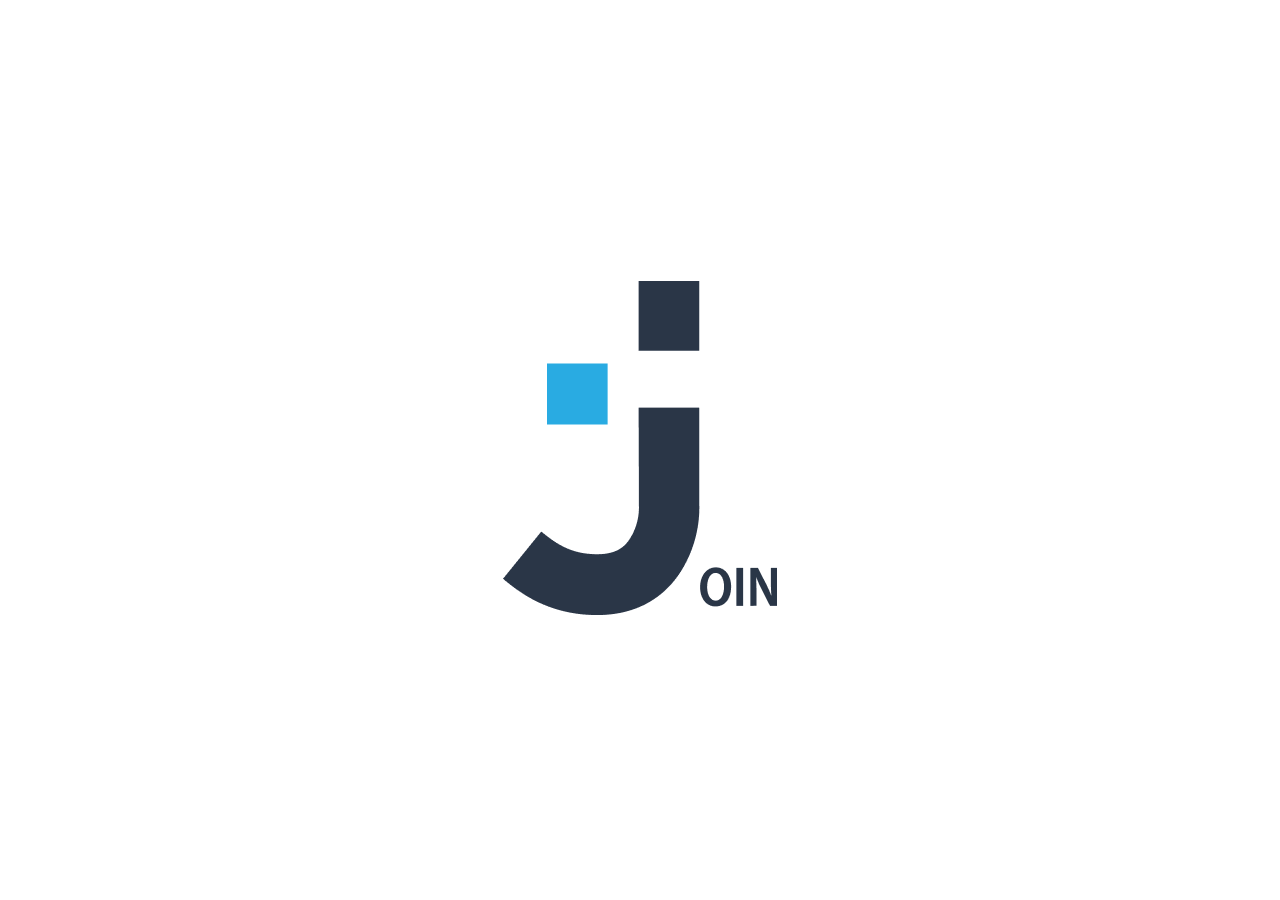
<file: index.html>
<!DOCTYPE html>
<html lang="en">

<head>
    <meta charset="UTF-8">
    <meta name="viewport" content="width=device-width, initial-scale=1.0">
    <meta http-equiv="ScreenOrientation" content="autoRotate:disabled">
    <link rel="icon" type="image/x-icon" href="./assets/img/favicon.png">
    <link rel="apple-touch-icon" href="./assets/img/favicon.png">
    <link rel="stylesheet" href="./style/style.css">
    <link rel="stylesheet" href="./style/login.css">
    <link rel="shortcut icon" href="#" type="image/x-icon">
    <title>Login</title>
    <script src="./script/login.js" defer></script>
    <script src="./script/script.js" defer></script>
</head>

<body class="login-body bg-lightgrey" id="loginBody" onload="initLogin()">
    <div id="login-start-animation-bg" class="d-none">
        <div class="login-logo-animation-container">
            <img id="login-animation-logo" class="login-animation-logo-responsive" src="./assets/img/logo.png" alt="">
            <img id="login-animation-logo-white" class="login-animation-logo-responsive-white d-none" src="./assets/img/logo_white.svg" alt="">
        </div>
    </div>
    <main class="flex-column flex-center">
        <div class="login-signup-container flex-row flex-center">
            <p>Not a Join user?</p>
            <a href="./html/register.html"><button class="login-signup-button" type="button">Sign up</button></a>
        </div>
        <div class="login-container flex-column flex-center">
            <div>
                <h1>Log in</h1>
            </div>
            <div class="login-underline"></div>
            <form onsubmit="login();return false">
                <div class="flex-column flex-center gap-20">
                    <div class="flex-column flex-center">
                        <input id="login-input-email" autocomplete="username" onkeydown="removeUserError()"
                            class="login-input-fields" type="email" placeholder="Email" required>
                        <span id="login-input-user-error" class="d-none">User not found! Try again.</span>
                    </div>
                    <div class="login-password-container flex-center flex-column">
                        <input id="login-input-password" autocomplete="current-password"
                            onkeydown="removePasswordError()" class="login-input-fields" type="password"
                            placeholder="Password" required>
                        <img onclick="toggleVisibility()" id="login-visibility-toggle-img"
                            src="./assets/icons/visibility_off.svg" alt="">
                        <div>
                            <span id="login-input-password-error" class="d-none">Wrong password Ups! Try again.</span>
                        </div>
                    </div>
                    <label class="login-checkbox-field">
                        <input id="login-remember-me-checkbox" type="checkbox"> Remember me
                    </label>
                </div>
                <div class="login-buttons-container flex-row flex-center">
                    <button class="login-button" type="submit">Log in</button>
                    <a onclick="guestUserActive()"><button class="login-guest-login-button" type="button">Guest Log
                            in</button></a>
                </div>
            </form>
        </div>
        <div class="login-responsive-signup-container flex-row flex-center gap-20">
            <p>Not a Join user?</p>
            <a href="./html/register.html"><button class="login-signup-button" type="button">Sign up</button></a>
        </div>
        <div class="login-imprint-container">
            <a href="./html/privacy.html">Privacy Policy</a>
            <a href="./html/legal.html">Legal notice</a>
        </div>
    </main>
</body>

</html>
</file>
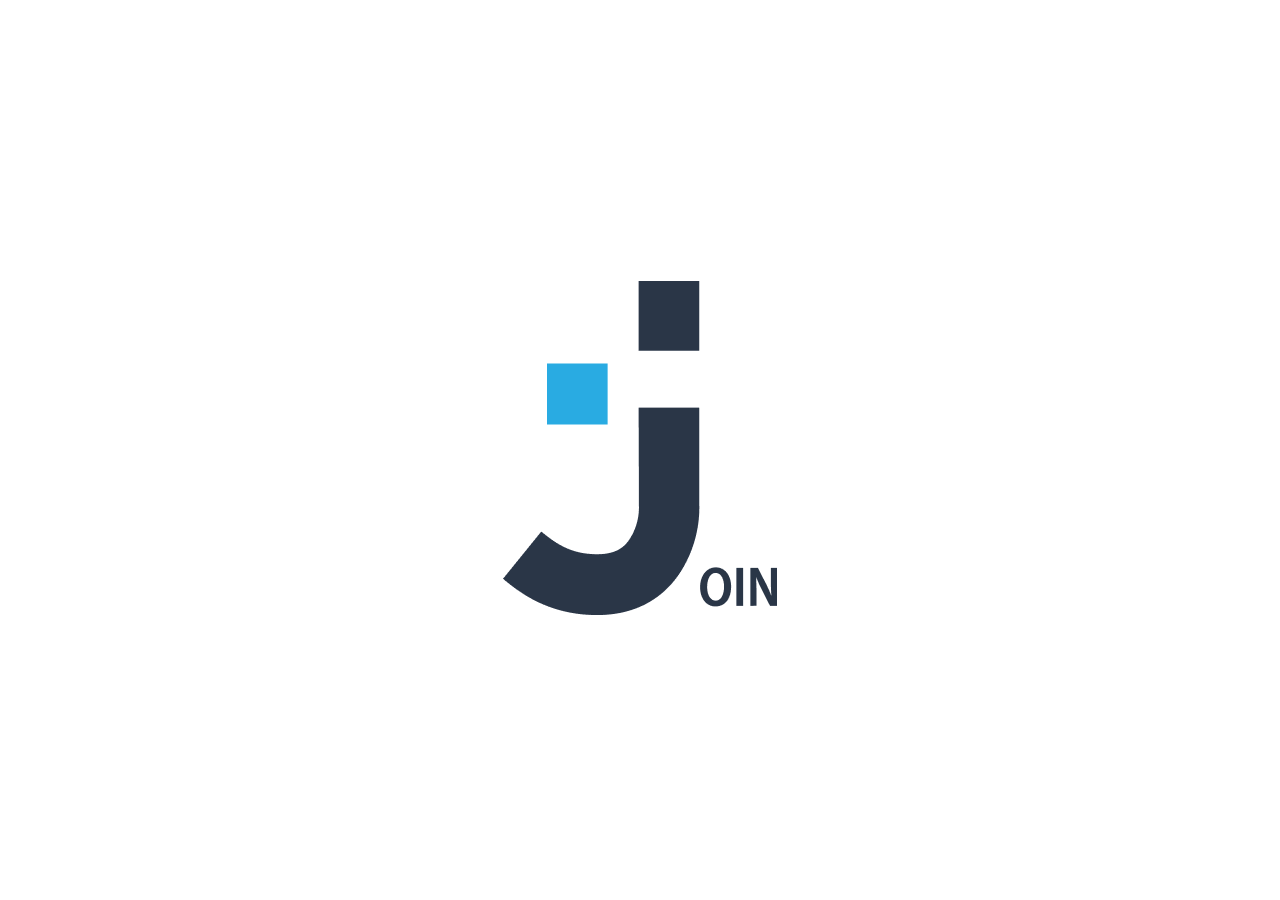
<file: html/addtask.html>
<!DOCTYPE html>
<html lang="en">

<head>
    <meta charset="UTF-8">
    <meta name="viewport" content="width=device-width, initial-scale=1.0, maximum-scale=1.0">
    <meta http-equiv="ScreenOrientation" content="autoRotate:disabled">
    <link rel="icon" type="image/x-icon" href="../assets/img/favicon.png">
    <link rel="apple-touch-icon" href="../assets/img/favicon.png">
    <link rel="stylesheet" href="../style/style.css">
    <link rel="stylesheet" href="../style/navigation.css">
    <link rel="stylesheet" href="../style/addtask.css">
    <title>Add Task</title>
    <script src="../script/script.js" defer></script>
    <script src="../script/addtask.js" defer></script>
    <script src="../script/addTaskStyleHTML.js" defer></script>
    <script src="../script/newTaskInBoard.js" defer></script>
</head>
<body onload="initAddTask()" onclick="handleClickEvent(event)" onkeydown="formValidationFeedbackOff()">
    <div w3-include-html="../assets/templates/navigation.html"></div>
    <main class="task-body mgn-l-328">
        <div class="task-h1">
            <h1>Add Task</h1>
        </div>
        <form onsubmit="addNewTask(); return false;">
            <div class="flex-row task-content">
                <div class="task-left-cont">
                    <div class="task-width">
                        <h3 class="task-form-font">Title<span class="task-star">*</span></h3>
                        <input id="taskTitle" class="task-width task-form-font task-input" type="text"
                            placeholder="Enter a title" maxLength="35" required>
                        <span id="requiredTitle" class="required-text" style="display: none;">This field is
                            required</span>
                    </div>
                    <div>
                        <h3 class="task-form-font">Description</h3>
                        <textarea id="taskDescription" class="task-width task-form-font task-textarea task-input"
                            type="text" placeholder="Enter a Description"></textarea>
                    </div>
                    <div>
                        <h3 class="task-form-font">Assigned to</h3>
                        <div onclick="openContacts(); stopProp(event);" class="dropdown task-width">
                            <div class="dropdown-toggle task-form-font" id="dropdownToggle">
                                <span id="selectedItem">Select contacts to assign</span>
                                <img src="../assets/icons/dropdown.png">
                            </div>
                            <span id="maxContacts" class="required-text" style="display: none;">All assignments have been allocated</span>
                            <div class="dropdown-menu" id="dropdownMenuContainer" style="display: none;">
                                <div onclick="closeContacts(event)" class="upper-dropdown-item bg-white task-form-font">
                                    <span>Select contacts to assign</span>
                                    <img src="../assets/icons/dropup.png" alt="">
                                </div>
                                <div id="dropdownMenu">
                                    <!-- rendered with openContacts()  -->
                                </div>
                            </div>
                            <div id="signParentContainer" class="flex-center signParentContainer" style="width: 100%;">
                                <div id="signContainer" class="task-sign-cont task-width flex-center"
                                    style="display: none;">
                                    <!-- rendered signs -->
                                </div>
                            </div>
                        </div>
                    </div>
                </div>
                <div class="task-right-cont" id="taskRightCont">
                    <div class="task-width">
                        <h3 class="task-form-font">Due date<span class="task-star">*</span></h3>
                        <div class="task-date-input task-width">
                            <input onclick="openCalender()" id="taskDate"
                                class="task-date-input task-form-font color-lightgrey bg-white task-input" type="date" minDate="0";
                                required>
                            <span id="requiredDate" class="required-text" style="display: none;">This field is
                                required</span>
                        </div>
                    </div>
                    <div>
                        <h3 class="task-form-font">Prio</h3>
                        <div class="flex-row task-btn-cont">
                            <div onclick="changeUrgency('high')" onmouseover="hoverBtn(true, 'img-high')"
                                onmouseout="hoverBtn(false, 'img-high')" class="task-urgent-btn bg-white" id="high">
                                <span class="d-none-low">Urgent</span>
                                <img id="img-high" src="../assets/icons-addtask/prio-high-color.png" alt="">
                            </div>
                            <div onclick="changeUrgency('mid')" onmouseover="hoverBtn(true, 'img-mid')"
                                onmouseout="hoverBtn(false, 'img-mid')" class="task-urgent-btn bg-white" id="mid">
                                <span class="d-none-low">Medium</span>
                                <img id="img-mid" src="../assets/icons-addtask/prio-mid-white.png" alt="">
                            </div>
                            <div onclick="changeUrgency('low')" onmouseover="hoverBtn(true, 'img-low')"
                                onmouseout="hoverBtn(false, 'img-low')" class="task-urgent-btn bg-white" id="low">
                                <span class="d-none-low">Low</span>
                                <img id="img-low" src="../assets/icons-addtask/prio-low-color.png" alt="">
                            </div>
                        </div>
                    </div>
                    <div>
                        <h3 class="task-form-font">Category<span class="task-star">*</span></h3>
                        <div onclick="openCategorys(); stopProp(event);" class="dropdown task-width">
                            <div class="dropdown-toggle ctg-input-cnt" id="dropdownCategoryToggle">
                                <input onclick="openCategorys(); preventDf(event); stopProp(event);" id="categoryInput"
                                    type="text" placeholder="Select task category"
                                    class="category-dd-upper-item-input task-width bg-white" required>
                                <img src="../assets/icons/dropdown.png">
                            </div>
                            <div class="dropdownmenu-ctg" id="dropdownCategoryContainer" style="display: none;">
                                <div onclick="closeCategorys(event)" class="category-dd-upper-item bg-white task-form-font">
                                    <span>Select task category</span>
                                    <img src="../assets/icons/dropup.png" alt="">
                                </div>
                                <div id="dropdownCategorys" class="dropdown-ctg">
                                    <!-- rendered Categorys  -->
                                </div>
                            </div>
                            <span id="requiredCategorys" class="required-text" style="display: none;">This field is
                                required</span>
                        </div>
                    </div>
                    <div>
                        <h3 class="task-form-font">Subtasks</h3>
                        <div>
                            <div onkeydown="checkKey(event)" onclick="openSubtasks(); stopProp(event);"
                                id="subtaskInputCont" class="task-width task-form-font subtask-input-cont">
                                <input id="subtasksInput" class="subtasks-input task-input" type="text"
                                    placeholder="Add new subtask">
                                <div id="subtaskImgCont" class="subtask-img-cont flex-center">
                                    <div class="img-cont-subtask">
                                        <img src="../assets/icons/add.png" alt="">
                                    </div>
                                </div>
                            </div>
                            <span id="requiredSubtext" class="required-text" style="display: none;">Cannot set empty
                                subtask</span>
                            <div class="rendered-subtasks" id="addedSubtasks">
                                <!-- rendered subtasks -->
                            </div>
                        </div>
                    </div>
                </div>
            </div>
            <div class="task-bottom-line-cont flex-center">
                <div class="flex-row flex-center task-bottom-line">
                    <p><span class="task-star">*</span>This field is required</p>
                    <div class="flex-center task-form-btn-cont">
                        <div class="task-clear-btn" onclick="clearAll()" onmouseover="enterIcon()"
                            onmouseout="outIcon()">
                            <span>Clear</span>
                            <img id="task-x" src="../assets/icons/x-black.png" alt="">
                        </div>
                        <button onclick="handleFormValidation(); stopProp(event);" type="submit" id="createButton"
                            class="task-send-form-btn">
                            <span>Create Task</span>
                            <img src="../assets/icons/hook-white.svg" alt="">
                        </button>
                    </div>
                </div>
            </div>
        </form>

    </main>
    <div id="succesImgCnt" class="addedsuccesfully" style="display: none;">
        <img id="succesImg" src="../assets/img/Added-to-board.png" alt="succes" style="transform: translateY(500px);">
    </div>
</body>

</html>
</file>
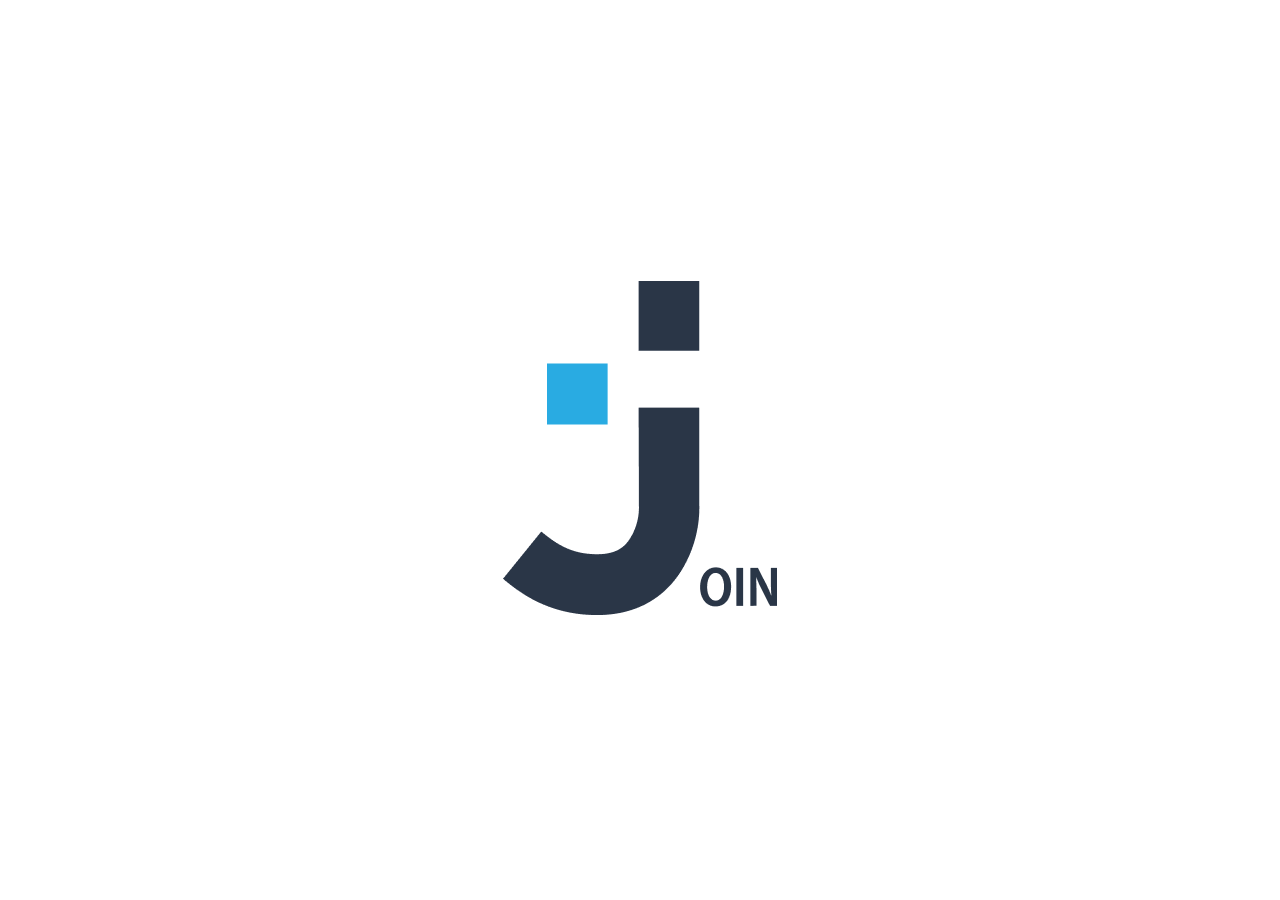
<file: html/board.html>
<!DOCTYPE html>
<html lang="en">

<head>
    <meta charset="UTF-8">
    <meta name="viewport" content="width=device-width, initial-scale=1.0">
    <meta http-equiv="ScreenOrientation" content="autoRotate:disabled">
    <link rel="icon" type="image/x-icon" href="../assets/img/favicon.png">
    <link rel="apple-touch-icon" href="../assets/img/favicon.png">
    <link rel="stylesheet" href="../style/style.css">
    <link rel="stylesheet" href="../style/board.css">
    <link rel="stylesheet" href="../style/navigation.css">
    <link rel="stylesheet" href="../style/taskdetail.css">
    <link rel="stylesheet" href="../style/addtask.css">
    <title>Board</title>
    <script src="../script/board.js" defer></script>
    <script src="../script/boardHTML.js"></script>
    <script src="../script/script.js" defer></script>
    <script src="../script/task.js" defer></script>
    <script src="../script/taskEdit.js" defer></script>
    <script src="../script/taskEditStyleHTML.js" defer></script>
    <script src="../script/addtask.js" defer></script>
    <script src="../script/addTaskStyleHTML.js" defer></script>
    <script src="../script/newTaskInBoard.js" defer></script>
</head>

<body onload="initBoard()">
    <div w3-include-html="../assets/templates/navigation.html"></div>
    <main>
        <div class="board-scrollable-content">

            <div class="board-upper-content">
                <div class="board-header flex-row">
                    <div class="board-header-responsive flex-row">
                        <h1>Board</h1>
                        <button id="board-add-task-button-responsive" class="bg-darkblue flex-center" type="button"
                            onclick="openAddTaskInBoard('todo')"><img src="../assets/icons/add.svg" alt="+"></button>
                    </div>
                    <div class="board-header-lower-section-responsive">
                        <input id="board-find-input" onkeydown="startFilterTasks('board-find-input')" type="text"
                            placeholder="Find Task">
                        <input id="board-find-input-responsive"
                            onkeydown="startFilterTasks('board-find-input-responsive')" type="text"
                            placeholder="Find Task">
                        <button id="board-add-task-button" class="bg-darkblue flex-center transition-100" type="button"
                            onclick="openAddTaskInBoard('todo')">Add task<img src="../assets/icons/add.svg"
                                alt="+"></button>
                    </div>
                </div>
            </div>

            <div class="board-ticket-section">
                <div class="board-categories flex-row">

                    <div class="board-category">
                        <div class="board-category-header">
                            <span>To do</span>
                            <div onclick="openAddTaskInBoard('todo')" class="board-categories-add-task-button">
                                <svg width="24" height="25" viewBox="0 0 24 25" fill="none"
                                    xmlns="http://www.w3.org/2000/svg">
                                    <rect x="1" y="1.5" width="22" height="22" rx="7" stroke="#2A3647"
                                        stroke-width="2" />
                                    <path d="M12 8.5V16.5" stroke="#2A3647" stroke-width="2" stroke-linecap="round" />
                                    <path d="M16 12.5754L8 12.5754" stroke="#2A3647" stroke-width="2"
                                        stroke-linecap="round" />
                                </svg>
                            </div>
                        </div>
                        <div id="board-ticket-container-todo" class="board-ticket-container" ondrop="moveTo('todo', 'todo')"
                            ondragover="allowDrop(event, 'todo')" ondragleave="removeDashed('todo')">
                            <div class="board-no-tasks-placeholder flex-center">No tasks to do</div>
                        </div>
                    </div>

                    <div class="board-category">
                        <div class="board-category-header">
                            <span>In progress</span>
                            <div onclick="openAddTaskInBoard('inprogress')" class="board-categories-add-task-button">
                                <svg width="24" height="25" viewBox="0 0 24 25" fill="none"
                                    xmlns="http://www.w3.org/2000/svg">
                                    <rect x="1" y="1.5" width="22" height="22" rx="7" stroke="#2A3647"
                                        stroke-width="2" />
                                    <path d="M12 8.5V16.5" stroke="#2A3647" stroke-width="2" stroke-linecap="round" />
                                    <path d="M16 12.5754L8 12.5754" stroke="#2A3647" stroke-width="2"
                                        stroke-linecap="round" />
                                </svg>
                            </div>
                        </div>
                        <div id="board-ticket-container-in-progress" class="board-ticket-container"
                            ondrop="moveTo('inprogress', 'in-progress')" ondragover="allowDrop(event, 'in-progress')" ondragleave="removeDashed('in-progress')">
                            <div class="board-no-tasks-placeholder flex-center">No tasks to do</div>
                        </div>
                    </div>

                    <div class="board-category">
                        <div class="board-category-header">
                            <span>Await feedback</span>
                            <div onclick="openAddTaskInBoard('awaitfeedback')" class="board-categories-add-task-button">
                                <svg width="24" height="25" viewBox="0 0 24 25" fill="none"
                                    xmlns="http://www.w3.org/2000/svg">
                                    <rect x="1" y="1.5" width="22" height="22" rx="7" stroke="#2A3647"
                                        stroke-width="2" />
                                    <path d="M12 8.5V16.5" stroke="#2A3647" stroke-width="2" stroke-linecap="round" />
                                    <path d="M16 12.5754L8 12.5754" stroke="#2A3647" stroke-width="2"
                                        stroke-linecap="round" />
                                </svg>
                            </div>
                        </div>
                        <div id="board-ticket-container-await-feedback" class="board-ticket-container"
                            ondrop="moveTo('awaitfeedback', 'await-feedback')" ondragover="allowDrop(event, 'await-feedback')" ondragleave="removeDashed('await-feedback')">
                            <div class="board-no-tasks-placeholder flex-center">No tasks to do</div>
                        </div>
                    </div>

                    <div class="board-category">
                        <div class="board-category-header">
                            <span>Done</span>
                            <div onclick="openAddTaskInBoard('done')" class="board-categories-add-task-button">
                                <svg width="24" height="25" viewBox="0 0 24 25" fill="none"
                                    xmlns="http://www.w3.org/2000/svg">
                                    <rect x="1" y="1.5" width="22" height="22" rx="7" stroke="#2A3647"
                                        stroke-width="2" />
                                    <path d="M12 8.5V16.5" stroke="#2A3647" stroke-width="2" stroke-linecap="round" />
                                    <path d="M16 12.5754L8 12.5754" stroke="#2A3647" stroke-width="2"
                                        stroke-linecap="round" />
                                </svg>
                            </div>
                        </div>
                        <div id="board-ticket-container-done" class="board-ticket-container" ondrop="moveTo('done', 'done')"
                            ondragover="allowDrop(event, 'done')" ondragleave="removeDashed('done')">
                            <div class="board-no-tasks-placeholder flex-center">No tasks to do</div>
                        </div>
                    </div>
                </div>
            </div>
        </div>
    </main>

    <div id="addTaskBg" class="add-task-dialog-bg flex-center transition-300" style="display: none; opacity: 0;" onclick="closeNewTaskInBoard();">
        <div onclick="handleClickEvent(event); stopProp(event);" id="newTaskContainer" class="sum-in-board-html flex-column transition-300"
            style="transform: translateX(1500px);">
        </div>
    </div>
    <div id="succesImgCnt" class="addedsuccesfully transition-300" style="display: none;">
        <img id="succesImg" src="../assets/img/Added-to-board.png" alt="succes" style="transform: translateY(500px);">
    </div>

</body>

</html>
</file>
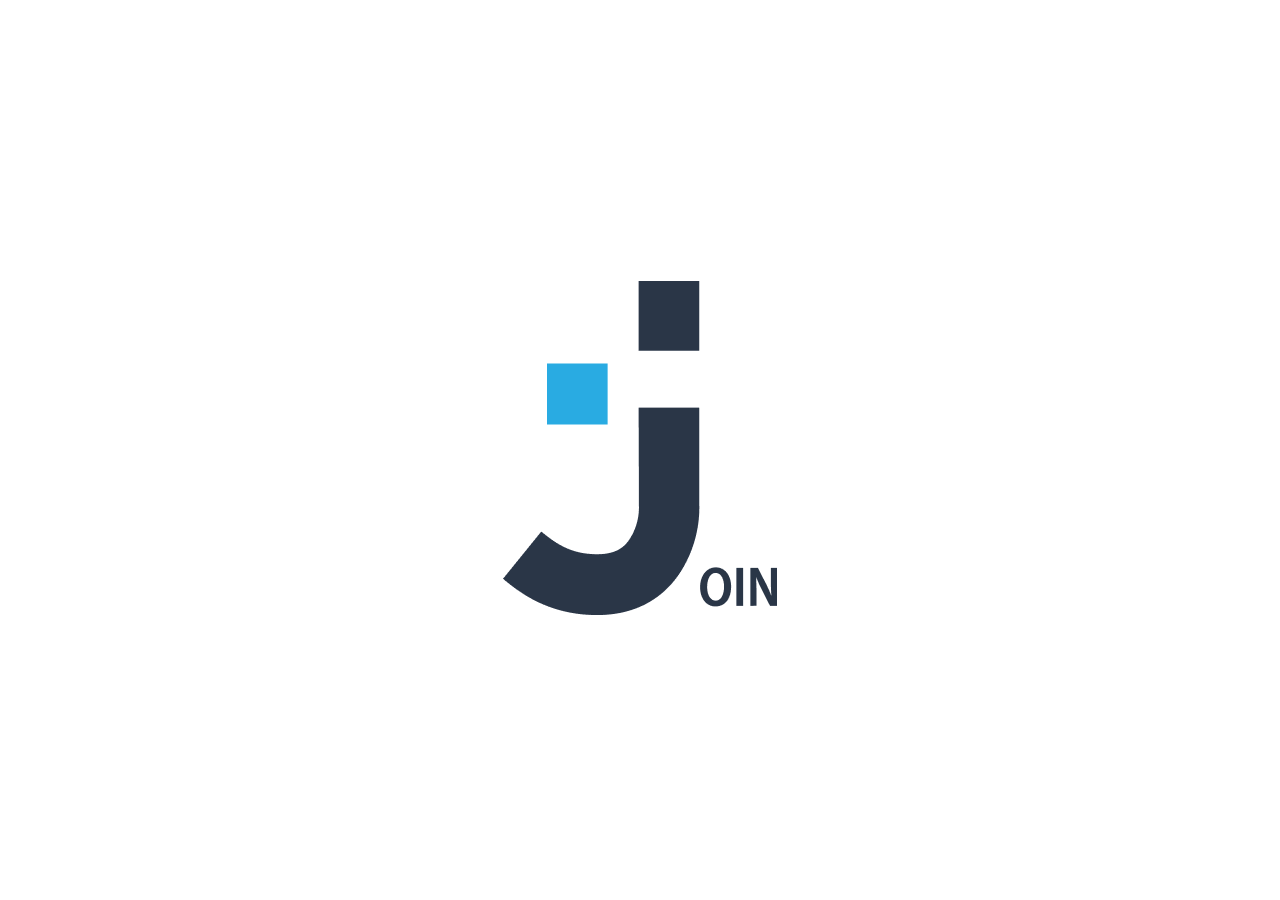
<file: html/contacts.html>
<!DOCTYPE html>
<html lang="en">

<head>
    <meta charset="UTF-8" />
    <meta name="viewport" content="width=device-width, initial-scale=1.0" />
    <meta http-equiv="ScreenOrientation" content="autoRotate:disabled">
    <link rel="icon" type="image/x-icon" href="../assets/img/favicon.png">
    <link rel="apple-touch-icon" href="../assets/img/favicon.png">
    <title>Contacts</title>
    <link rel="stylesheet" href="../style/navigation.css" />
    <link rel="stylesheet" href="../style/style.css" />
    <link rel="stylesheet" href="../style/contacts.css" />
    <link rel="stylesheet" href="../style/contacts-overlays.css" />
</head>

<body onload="initContacts()" onclick="hideEditDeletePopup()">
    <div w3-include-html="../assets/templates/navigation.html"></div>
    <main class="contacts-main-container" id="contacts-main-container">

        <!-- Contacts list -->

        <div class="contacts-container d-flex" id="contacts-container">
            <div class="contacts-list" id="contacts-list"></div>
        </div>

        <!-- Single contact view -->

        <div class="single-contact-container d-none" id="single-contact-container">

            <div class="single-contact-triple-dots" id="single-contact-triple-dots"
                onclick="displayEditDeletePopup(), doNotClose(event)">
                <svg class="single-contact-triple-dots-svg" width="56" height="56" viewBox="0 0 56 56" fill="none"
                    xmlns="http://www.w3.org/2000/svg">
                    <g filter="url(#filter0_d_71395_18084)">
                        <rect x="0" y="0" width="56" height="56" rx="28" shape-rendering="crispEdges" />
                        <rect x="0.5" y="0.5" width="55" height="55" rx="27.5" stroke="none"
                            shape-rendering="crispEdges" />
                        <mask id="mask0_71395_18084" style="mask-type:alpha" maskUnits="userSpaceOnUse" x="16" y="12"
                            width="32" height="32">
                            <rect x="16" y="12" width="32" height="32" fill="#D9D9D9" />
                        </mask>
                        <g mask="url(#mask0_71395_18084)">
                            <path
                                d="M27.9997 38.6666C27.2663 38.6666 26.6386 38.4055 26.1163 37.8833C25.5941 37.361 25.333 36.7333 25.333 35.9999C25.333 35.2666 25.5941 34.6388 26.1163 34.1166C26.6386 33.5944 27.2663 33.3333 27.9997 33.3333C28.733 33.3333 29.3608 33.5944 29.883 34.1166C30.4052 34.6388 30.6663 35.2666 30.6663 35.9999C30.6663 36.7333 30.4052 37.361 29.883 37.8833C29.3608 38.4055 28.733 38.6666 27.9997 38.6666ZM27.9997 30.6666C27.2663 30.6666 26.6386 30.4055 26.1163 29.8833C25.5941 29.361 25.333 28.7333 25.333 27.9999C25.333 27.2666 25.5941 26.6388 26.1163 26.1166C26.6386 25.5944 27.2663 25.3333 27.9997 25.3333C28.733 25.3333 29.3608 25.5944 29.883 26.1166C30.4052 26.6388 30.6663 27.2666 30.6663 27.9999C30.6663 28.7333 30.4052 29.361 29.883 29.8833C29.3608 30.4055 28.733 30.6666 27.9997 30.6666ZM27.9997 22.6666C27.2663 22.6666 26.6386 22.4055 26.1163 21.8833C25.5941 21.361 25.333 20.7333 25.333 19.9999C25.333 19.2666 25.5941 18.6388 26.1163 18.1166C26.6386 17.5944 27.2663 17.3333 27.9997 17.3333C28.733 17.3333 29.3608 17.5944 29.883 18.1166C30.4052 18.6388 30.6663 19.2666 30.6663 19.9999C30.6663 20.7333 30.4052 21.361 29.883 21.8833C29.3608 22.4055 28.733 22.6666 27.9997 22.6666Z"
                                fill="white" />
                        </g>
                    </g>
                    <defs>
                        <filter id="filter0_d_71395_18084" x="0" y="0" width="64" height="64"
                            filterUnits="userSpaceOnUse" color-interpolation-filters="sRGB">
                            <feFlood flood-opacity="0" result="BackgroundImageFix" />
                            <feColorMatrix in="SourceAlpha" type="matrix"
                                values="0 0 0 0 0 0 0 0 0 0 0 0 0 0 0 0 0 0 127 0" result="hardAlpha" />
                            <feOffset dy="4" />
                            <feGaussianBlur stdDeviation="2" />
                            <feComposite in2="hardAlpha" operator="out" />
                            <feColorMatrix type="matrix" values="0 0 0 0 0 0 0 0 0 0 0 0 0 0 0 0 0 0 0.25 0" />
                            <feBlend mode="normal" in2="BackgroundImageFix" result="effect1_dropShadow_71395_18084" />
                            <feBlend mode="normal" in="SourceGraphic" in2="effect1_dropShadow_71395_18084"
                                result="shape" />
                        </filter>
                    </defs>
                </svg>
            </div>
            <div class="arrow-800-container">
                <div class="single-contact-header">
                    <div class="single-contact flex">
                        <h1>Contacts</h1>
                        <img src="../assets/icons/arrow-left-line.svg" class="single-contact-arrow-left d-none-arrow"
                            id="contact-arrow-left" onclick="returnToContactsList()">
                    </div>
                    <div class="single-contact-subheader">
                        <div class="single-contact-blue-line"></div>
                        <div class="single-contact">
                            <div class="mobile-view-padding-16">Better with a team</div>
                        </div>
                    </div>
                </div>
                <img src="../assets/icons/arrow-left-line.svg" class="single-contact-arrow-left-800 d-none"
                    onclick="returnToContactsList()">
            </div>

            <div class="single-contact-badge-and-name d-none">
                <div class="single-contact-profile-badge flex-center">TW</div>
                <div class="contact-name-edit-delete">
                    <div class="single-contact-name">Tatjana Wolf</div>
                    <div class="edit-and-delete-contact">
                        <div class="edit-contact" onclick="openEditContactOverlay()">
                            <svg class="edit-icon" width="19" height="19" viewBox="0 0 19 19" fill="none"
                                xmlns="http://www.w3.org/2000/svg">
                                <path
                                    d="M2 17H3.4L12.025 8.375L10.625 6.975L2 15.6V17ZM16.3 6.925L12.05 2.725L13.45 1.325C13.8333 0.941667 14.3042 0.75 14.8625 0.75C15.4208 0.75 15.8917 0.941667 16.275 1.325L17.675 2.725C18.0583 3.10833 18.2583 3.57083 18.275 4.1125C18.2917 4.65417 18.1083 5.11667 17.725 5.5L16.3 6.925ZM14.85 8.4L4.25 19H0V14.75L10.6 4.15L14.85 8.4Z"
                                    fill="#2A3647" />
                            </svg>
                            <span>Edit</span>
                        </div>
                        <div class="delete-contact" onclick="deleteContactBackend()">
                            <svg class="delete-icon" width="16" height="18" viewBox="0 0 16 18" fill="none"
                                xmlns="http://www.w3.org/2000/svg">
                                <path
                                    d="M3 18C2.45 18 1.97917 17.8042 1.5875 17.4125C1.19583 17.0208 1 16.55 1 16V3C0.716667 3 0.479167 2.90417 0.2875 2.7125C0.0958333 2.52083 0 2.28333 0 2C0 1.71667 0.0958333 1.47917 0.2875 1.2875C0.479167 1.09583 0.716667 1 1 1H5C5 0.716667 5.09583 0.479167 5.2875 0.2875C5.47917 0.0958333 5.71667 0 6 0H10C10.2833 0 10.5208 0.0958333 10.7125 0.2875C10.9042 0.479167 11 0.716667 11 1H15C15.2833 1 15.5208 1.09583 15.7125 1.2875C15.9042 1.47917 16 1.71667 16 2C16 2.28333 15.9042 2.52083 15.7125 2.7125C15.5208 2.90417 15.2833 3 15 3V16C15 16.55 14.8042 17.0208 14.4125 17.4125C14.0208 17.8042 13.55 18 13 18H3ZM3 3V16H13V3H3ZM5 13C5 13.2833 5.09583 13.5208 5.2875 13.7125C5.47917 13.9042 5.71667 14 6 14C6.28333 14 6.52083 13.9042 6.7125 13.7125C6.90417 13.5208 7 13.2833 7 13V6C7 5.71667 6.90417 5.47917 6.7125 5.2875C6.52083 5.09583 6.28333 5 6 5C5.71667 5 5.47917 5.09583 5.2875 5.2875C5.09583 5.47917 5 5.71667 5 6V13ZM9 13C9 13.2833 9.09583 13.5208 9.2875 13.7125C9.47917 13.9042 9.71667 14 10 14C10.2833 14 10.5208 13.9042 10.7125 13.7125C10.9042 13.5208 11 13.2833 11 13V6C11 5.71667 10.9042 5.47917 10.7125 5.2875C10.5208 5.09583 10.2833 5 10 5C9.71667 5 9.47917 5.09583 9.2875 5.2875C9.09583 5.47917 9 5.71667 9 6V13Z"
                                    fill="#2A3647" />
                            </svg>
                            <span>Delete</span>
                        </div>
                    </div>
                </div>
            </div>

            <div class="single-contact-information d-none">
                <div class="single-contact-20 desktop-view-padding-40">Contact Information</div>
                <p class="single-contact-email-phone">Email</p>
                <div class="desktop-view-padding-24">
                    <a class="single-contact-link color-lightblue"
                        href="mailto:tatjana_wolf&#8203;@gmail.com">tatjana_wolf&#8203;@gmail.com</a>
                </div>
                <p class="single-contact-email-phone">Phone</p>
                <p class="single-contact-phone">+49 2222 222 22 2</p>
            </div>
        </div>
    </main>

    <!-- Edit contact overlay -->

    <div class="edit-contacts-overlay-bg hide-edit-contact-overlay edit-contacts-overlay-bg-transition flex-center"
        onclick="closeEditContactOverlay()" id="edit-contacts-overlay-bg">

        <div class="overlay-edit-contact" id="overlay-edit-contact">
            <div class="close-svg" onclick="closeEditContactOverlay()">
                <svg width="14" height="14" viewBox="0 0 14 14" fill="none" xmlns="http://www.w3.org/2000/svg">
                    <path
                        d="M7.00005 8.40005L2.10005 13.3C1.91672 13.4834 1.68338 13.575 1.40005 13.575C1.11672 13.575 0.883382 13.4834 0.700049 13.3C0.516715 13.1167 0.425049 12.8834 0.425049 12.6C0.425049 12.3167 0.516715 12.0834 0.700049 11.9L5.60005 7.00005L0.700049 2.10005C0.516715 1.91672 0.425049 1.68338 0.425049 1.40005C0.425049 1.11672 0.516715 0.883382 0.700049 0.700049C0.883382 0.516715 1.11672 0.425049 1.40005 0.425049C1.68338 0.425049 1.91672 0.516715 2.10005 0.700049L7.00005 5.60005L11.9 0.700049C12.0834 0.516715 12.3167 0.425049 12.6 0.425049C12.8834 0.425049 13.1167 0.516715 13.3 0.700049C13.4834 0.883382 13.575 1.11672 13.575 1.40005C13.575 1.68338 13.4834 1.91672 13.3 2.10005L8.40005 7.00005L13.3 11.9C13.4834 12.0834 13.575 12.3167 13.575 12.6C13.575 12.8834 13.4834 13.1167 13.3 13.3C13.1167 13.4834 12.8834 13.575 12.6 13.575C12.3167 13.575 12.0834 13.4834 11.9 13.3L7.00005 8.40005Z"
                        fill="none" />
                </svg>
            </div>
            <div class="add-contact-top" onclick="doNotClose(event)">

                <div class="add-contact-top-header">
                    <img class="add-contact-capa-icon" src="../assets/icons/capa-2.svg" alt="">
                    <h3>Edit contact</h3>
                    <div class="add-contact-blue-line"></div>
                </div>

            </div>
            <div class="add-contact-center" onclick="doNotClose(event)">
                <div class="edit-contact-profile-badge flex-center" id="edit-contact-profile-badge">TW</div>
            </div>
            <div class="add-contact-bottom" onclick="doNotClose(event)">
                <div class="close-svg-desktop" onclick="closeEditContactOverlay()"><svg width="14" height="14"
                        viewBox="0 0 14 14" fill="none" xmlns="http://www.w3.org/2000/svg">
                        <path
                            d="M7.00005 8.40005L2.10005 13.3C1.91672 13.4834 1.68338 13.575 1.40005 13.575C1.11672 13.575 0.883382 13.4834 0.700049 13.3C0.516715 13.1167 0.425049 12.8834 0.425049 12.6C0.425049 12.3167 0.516715 12.0834 0.700049 11.9L5.60005 7.00005L0.700049 2.10005C0.516715 1.91672 0.425049 1.68338 0.425049 1.40005C0.425049 1.11672 0.516715 0.883382 0.700049 0.700049C0.883382 0.516715 1.11672 0.425049 1.40005 0.425049C1.68338 0.425049 1.91672 0.516715 2.10005 0.700049L7.00005 5.60005L11.9 0.700049C12.0834 0.516715 12.3167 0.425049 12.6 0.425049C12.8834 0.425049 13.1167 0.516715 13.3 0.700049C13.4834 0.883382 13.575 1.11672 13.575 1.40005C13.575 1.68338 13.4834 1.91672 13.3 2.10005L8.40005 7.00005L13.3 11.9C13.4834 12.0834 13.575 12.3167 13.575 12.6C13.575 12.8834 13.4834 13.1167 13.3 13.3C13.1167 13.4834 12.8834 13.575 12.6 13.575C12.3167 13.575 12.0834 13.4834 11.9 13.3L7.00005 8.40005Z"
                            fill="#none" />
                    </svg></div>
                <form id="edit-contact-form" class="edit-contact-form" onsubmit="editContact(event)">
                    <input class="edit-contact-form-name" id="edit-contact-form-name" type="text" placeholder="Name"
                        required minlength="2" pattern="[a-zA-Z0-9À-ÖØ-öø-ŸŹ-ž\s]*"
                        title="Name can only contain letters, numbers, spaces, and accented characters.">
                    <input class="edit-contact-form-email" id="edit-contact-form-email" type="email" placeholder="Email"
                        required minlength="5" title="Please enter a valid email address.">
                    <div id="edit-email-error" class="email-error"></div>
                    <input class="edit-contact-form-phone" id="edit-contact-form-phone" type="tel" placeholder="Phone"
                        required minlength="10" pattern="^\+?[0-9 ]{9,}$"
                        title="Phone number can only contain numbers, the plus sign, and spaces.">
                    <div class="edit-contact-buttons">
                        <button type="button" class="edit-contact-delete-button"
                            onclick="deleteContactBackend()">Delete</button>
                        <button type="submit" class="edit-contact-save-button"> <span>Save</span>
                            <img src="../assets/icons-addtask/check.png" alt="">
                        </button>
                    </div>
                </form>
            </div>
        </div>
    </div>

    <!-- Add contact overlay -->

    <div class="window-bg d-none" id="window-bg" onclick="closeAddContactOverlay()"></div>
    <div class="add-contacts-overlay-bg hide-add-contact-overlay add-contacts-overlay-bg-transition flex-center"
        onclick="closeAddContactOverlay()" id="add-contacts-overlay-bg">

        <div class="overlay-add-contact" id="overlay-add-contact">
            <div class="close-svg" onclick="closeAddContactOverlay()"><svg width="14" height="14" viewBox="0 0 14 14"
                    fill="none" xmlns="http://www.w3.org/2000/svg">
                    <path
                        d="M7.00005 8.40005L2.10005 13.3C1.91672 13.4834 1.68338 13.575 1.40005 13.575C1.11672 13.575 0.883382 13.4834 0.700049 13.3C0.516715 13.1167 0.425049 12.8834 0.425049 12.6C0.425049 12.3167 0.516715 12.0834 0.700049 11.9L5.60005 7.00005L0.700049 2.10005C0.516715 1.91672 0.425049 1.68338 0.425049 1.40005C0.425049 1.11672 0.516715 0.883382 0.700049 0.700049C0.883382 0.516715 1.11672 0.425049 1.40005 0.425049C1.68338 0.425049 1.91672 0.516715 2.10005 0.700049L7.00005 5.60005L11.9 0.700049C12.0834 0.516715 12.3167 0.425049 12.6 0.425049C12.8834 0.425049 13.1167 0.516715 13.3 0.700049C13.4834 0.883382 13.575 1.11672 13.575 1.40005C13.575 1.68338 13.4834 1.91672 13.3 2.10005L8.40005 7.00005L13.3 11.9C13.4834 12.0834 13.575 12.3167 13.575 12.6C13.575 12.8834 13.4834 13.1167 13.3 13.3C13.1167 13.4834 12.8834 13.575 12.6 13.575C12.3167 13.575 12.0834 13.4834 11.9 13.3L7.00005 8.40005Z"
                        fill="#none" />
                </svg></div>
            <div class="add-contact-top" onclick="doNotClose(event)">

                <div class="add-contact-top-header">
                    <img class="add-contact-capa-icon" src="../assets/icons/capa-2.svg" alt="">
                    <h3>Add contact</h3>
                    <p>Tasks are better with a team!</p>
                    <div class="add-contact-blue-line"></div>
                </div>

            </div>
            <div class="add-contact-center" onclick="doNotClose(event)">
                <div class="add-contact-person-svg flex-center">
                    <svg width="64" height="64" viewBox="0 0 25 25" fill="none" xmlns="http://www.w3.org/2000/svg">
                        <mask id="mask0_69960_5368" style="mask-type:alpha" maskUnits="userSpaceOnUse" x="0" y="0"
                            width="25" height="25">
                            <rect x="0.144531" y="0.80835" width="24" height="24" fill="#D9D9D9" />
                        </mask>
                        <g mask="url(#mask0_69960_5368)">
                            <path
                                d="M12.1445 12.8083C11.0445 12.8083 10.1029 12.4167 9.31953 11.6333C8.5362 10.85 8.14453 9.90835 8.14453 8.80835C8.14453 7.70835 8.5362 6.76668 9.31953 5.98335C10.1029 5.20002 11.0445 4.80835 12.1445 4.80835C13.2445 4.80835 14.1862 5.20002 14.9695 5.98335C15.7529 6.76668 16.1445 7.70835 16.1445 8.80835C16.1445 9.90835 15.7529 10.85 14.9695 11.6333C14.1862 12.4167 13.2445 12.8083 12.1445 12.8083ZM18.1445 20.8083H6.14453C5.59453 20.8083 5.1237 20.6125 4.73203 20.2208C4.34036 19.8292 4.14453 19.3583 4.14453 18.8083V18.0083C4.14453 17.4417 4.29036 16.9208 4.58203 16.4458C4.8737 15.9708 5.2612 15.6083 5.74453 15.3583C6.77786 14.8417 7.82786 14.4542 8.89453 14.1958C9.9612 13.9375 11.0445 13.8083 12.1445 13.8083C13.2445 13.8083 14.3279 13.9375 15.3945 14.1958C16.4612 14.4542 17.5112 14.8417 18.5445 15.3583C19.0279 15.6083 19.4154 15.9708 19.707 16.4458C19.9987 16.9208 20.1445 17.4417 20.1445 18.0083V18.8083C20.1445 19.3583 19.9487 19.8292 19.557 20.2208C19.1654 20.6125 18.6945 20.8083 18.1445 20.8083ZM6.14453 18.8083H18.1445V18.0083C18.1445 17.825 18.0987 17.6583 18.007 17.5083C17.9154 17.3583 17.7945 17.2417 17.6445 17.1583C16.7445 16.7084 15.8362 16.3709 14.9195 16.1459C14.0029 15.9208 13.0779 15.8083 12.1445 15.8083C11.2112 15.8083 10.2862 15.9208 9.36953 16.1459C8.45286 16.3709 7.54453 16.7084 6.64453 17.1583C6.49453 17.2417 6.3737 17.3583 6.28203 17.5083C6.19036 17.6583 6.14453 17.825 6.14453 18.0083V18.8083ZM12.1445 10.8083C12.6945 10.8083 13.1654 10.6125 13.557 10.2208C13.9487 9.82918 14.1445 9.35835 14.1445 8.80835C14.1445 8.25835 13.9487 7.78752 13.557 7.39585C13.1654 7.00418 12.6945 6.80835 12.1445 6.80835C11.5945 6.80835 11.1237 7.00418 10.732 7.39585C10.3404 7.78752 10.1445 8.25835 10.1445 8.80835C10.1445 9.35835 10.3404 9.82918 10.732 10.2208C11.1237 10.6125 11.5945 10.8083 12.1445 10.8083Z"
                                fill="#fff" />
                        </g>
                    </svg>
                </div>
            </div>
            <div class="add-contact-bottom" onclick="doNotClose(event)">
                <div class="close-svg-desktop" onclick="closeAddContactOverlay()"><svg width="14" height="14"
                        viewBox="0 0 14 14" fill="none" xmlns="http://www.w3.org/2000/svg">
                        <path
                            d="M7.00005 8.40005L2.10005 13.3C1.91672 13.4834 1.68338 13.575 1.40005 13.575C1.11672 13.575 0.883382 13.4834 0.700049 13.3C0.516715 13.1167 0.425049 12.8834 0.425049 12.6C0.425049 12.3167 0.516715 12.0834 0.700049 11.9L5.60005 7.00005L0.700049 2.10005C0.516715 1.91672 0.425049 1.68338 0.425049 1.40005C0.425049 1.11672 0.516715 0.883382 0.700049 0.700049C0.883382 0.516715 1.11672 0.425049 1.40005 0.425049C1.68338 0.425049 1.91672 0.516715 2.10005 0.700049L7.00005 5.60005L11.9 0.700049C12.0834 0.516715 12.3167 0.425049 12.6 0.425049C12.8834 0.425049 13.1167 0.516715 13.3 0.700049C13.4834 0.883382 13.575 1.11672 13.575 1.40005C13.575 1.68338 13.4834 1.91672 13.3 2.10005L8.40005 7.00005L13.3 11.9C13.4834 12.0834 13.575 12.3167 13.575 12.6C13.575 12.8834 13.4834 13.1167 13.3 13.3C13.1167 13.4834 12.8834 13.575 12.6 13.575C12.3167 13.575 12.0834 13.4834 11.9 13.3L7.00005 8.40005Z"
                            fill="#none" />
                    </svg></div>
                <form id="add-contact-form" class="add-contact-form"
                    onsubmit="addNewContact(event); displayContactCreatedPopup(event)">
                    <input class="add-contact-form-name" id="add-contact-form-name" type="text" placeholder="Name"
                        required minlength="2" pattern="[a-zA-Z0-9À-ÖØ-öø-ŸŹ-ž\s]*"
                        title="Name can only contain letters, numbers, spaces, and accented characters.">
                    <input class="add-contact-form-email" id="add-contact-form-email" type="email" placeholder="Email"
                        required minlength="5" title="Please enter a valid email address.">
                    <div id="add-email-error" class="email-error"></div>
                    <input class="add-contact-form-phone" id="add-contact-form-phone" type="tel" placeholder="Phone"
                        required minlength="10" pattern="^\+?[0-9 ]{9,}$"
                        title="Phone number can only contain numbers, the plus sign, and spaces.">
                    <div class="add-contact-form-buttons-container">
                        <button type="submit" class="cancel-button" onclick="closeAddContactOverlay()">
                            <span>Cancel</span>
                            <svg class="cancel-icon" width="11" height="11" viewBox="0 0 14 14" fill="none"
                                xmlns="http://www.w3.org/2000/svg">
                                <path
                                    d="M7.00005 8.40005L2.10005 13.3C1.91672 13.4834 1.68338 13.575 1.40005 13.575C1.11672 13.575 0.883382 13.4834 0.700049 13.3C0.516715 13.1167 0.425049 12.8834 0.425049 12.6C0.425049 12.3167 0.516715 12.0834 0.700049 11.9L5.60005 7.00005L0.700049 2.10005C0.516715 1.91672 0.425049 1.68338 0.425049 1.40005C0.425049 1.11672 0.516715 0.883382 0.700049 0.700049C0.883382 0.516715 1.11672 0.425049 1.40005 0.425049C1.68338 0.425049 1.91672 0.516715 2.10005 0.700049L7.00005 5.60005L11.9 0.700049C12.0834 0.516715 12.3167 0.425049 12.6 0.425049C12.8834 0.425049 13.1167 0.516715 13.3 0.700049C13.4834 0.883382 13.575 1.11672 13.575 1.40005C13.575 1.68338 13.4834 1.91672 13.3 2.10005L8.40005 7.00005L13.3 11.9C13.4834 12.0834 13.575 12.3167 13.575 12.6C13.575 12.8834 13.4834 13.1167 13.3 13.3C13.1167 13.4834 12.8834 13.575 12.6 13.575C12.3167 13.575 12.0834 13.4834 11.9 13.3L7.00005 8.40005Z" />
                            </svg>

                        </button>
                        <button type="submit" class="create-contact-button">
                            <span>Create contact</span>
                            <img src="../assets/icons-addtask/check.png" alt="">
                        </button>
                    </div>
                </form>

            </div>

        </div>
    </div>

    <!--  Edit-delete pop-up -->

    <div class="edit-delete-popup hide-edit-delete-popup" onclick="doNotClose(event);" id="edit-delete-popup">
        <div class="edit-contact mobile-view-padding-8" onclick="openEditContactOverlay()">
            <svg class="edit-icon" width="19" height="19" viewBox="0 0 19 19" fill="none"
                xmlns="http://www.w3.org/2000/svg">
                <path
                    d="M2 17H3.4L12.025 8.375L10.625 6.975L2 15.6V17ZM16.3 6.925L12.05 2.725L13.45 1.325C13.8333 0.941667 14.3042 0.75 14.8625 0.75C15.4208 0.75 15.8917 0.941667 16.275 1.325L17.675 2.725C18.0583 3.10833 18.2583 3.57083 18.275 4.1125C18.2917 4.65417 18.1083 5.11667 17.725 5.5L16.3 6.925ZM14.85 8.4L4.25 19H0V14.75L10.6 4.15L14.85 8.4Z"
                    fill="#2A3647" />
            </svg>
            <span>Edit</span>
        </div>
        <div class="delete-contact mobile-view-padding-8" onclick="popupDeleteContact(); deleteContactBackend()">
            <svg class="delete-icon" width="16" height="18" viewBox="0 0 16 18" fill="none"
                xmlns="http://www.w3.org/2000/svg">
                <path
                    d="M3 18C2.45 18 1.97917 17.8042 1.5875 17.4125C1.19583 17.0208 1 16.55 1 16V3C0.716667 3 0.479167 2.90417 0.2875 2.7125C0.0958333 2.52083 0 2.28333 0 2C0 1.71667 0.0958333 1.47917 0.2875 1.2875C0.479167 1.09583 0.716667 1 1 1H5C5 0.716667 5.09583 0.479167 5.2875 0.2875C5.47917 0.0958333 5.71667 0 6 0H10C10.2833 0 10.5208 0.0958333 10.7125 0.2875C10.9042 0.479167 11 0.716667 11 1H15C15.2833 1 15.5208 1.09583 15.7125 1.2875C15.9042 1.47917 16 1.71667 16 2C16 2.28333 15.9042 2.52083 15.7125 2.7125C15.5208 2.90417 15.2833 3 15 3V16C15 16.55 14.8042 17.0208 14.4125 17.4125C14.0208 17.8042 13.55 18 13 18H3ZM3 3V16H13V3H3ZM5 13C5 13.2833 5.09583 13.5208 5.2875 13.7125C5.47917 13.9042 5.71667 14 6 14C6.28333 14 6.52083 13.9042 6.7125 13.7125C6.90417 13.5208 7 13.2833 7 13V6C7 5.71667 6.90417 5.47917 6.7125 5.2875C6.52083 5.09583 6.28333 5 6 5C5.71667 5 5.47917 5.09583 5.2875 5.2875C5.09583 5.47917 5 5.71667 5 6V13ZM9 13C9 13.2833 9.09583 13.5208 9.2875 13.7125C9.47917 13.9042 9.71667 14 10 14C10.2833 14 10.5208 13.9042 10.7125 13.7125C10.9042 13.5208 11 13.2833 11 13V6C11 5.71667 10.9042 5.47917 10.7125 5.2875C10.5208 5.09583 10.2833 5 10 5C9.71667 5 9.47917 5.09583 9.2875 5.2875C9.09583 5.47917 9 5.71667 9 6V13Z"
                    fill="#2A3647" />
            </svg>
            <span>Delete</span>
        </div>
    </div>

    <!-- Contact created pop-up -->

    <div class="contact-created-popup-bg hide-contact-created-popup" id="contact-created-popup-bg">
        <div class="contact-created-popup">Contact successfully created</div>
    </div>

    <script src="../script/contacts-data.js" defer></script>
    <script src="../script/script.js" defer></script>
    <script src="../script/contacts-overlays.js" defer></script>
    <script src="../script/contacts-html.js" defer></script>
    <script src="../script/contacts.js" defer></script>
    <script src="../script/newTaskInBoard.js" defer></script>
</body>

</html>
</file>
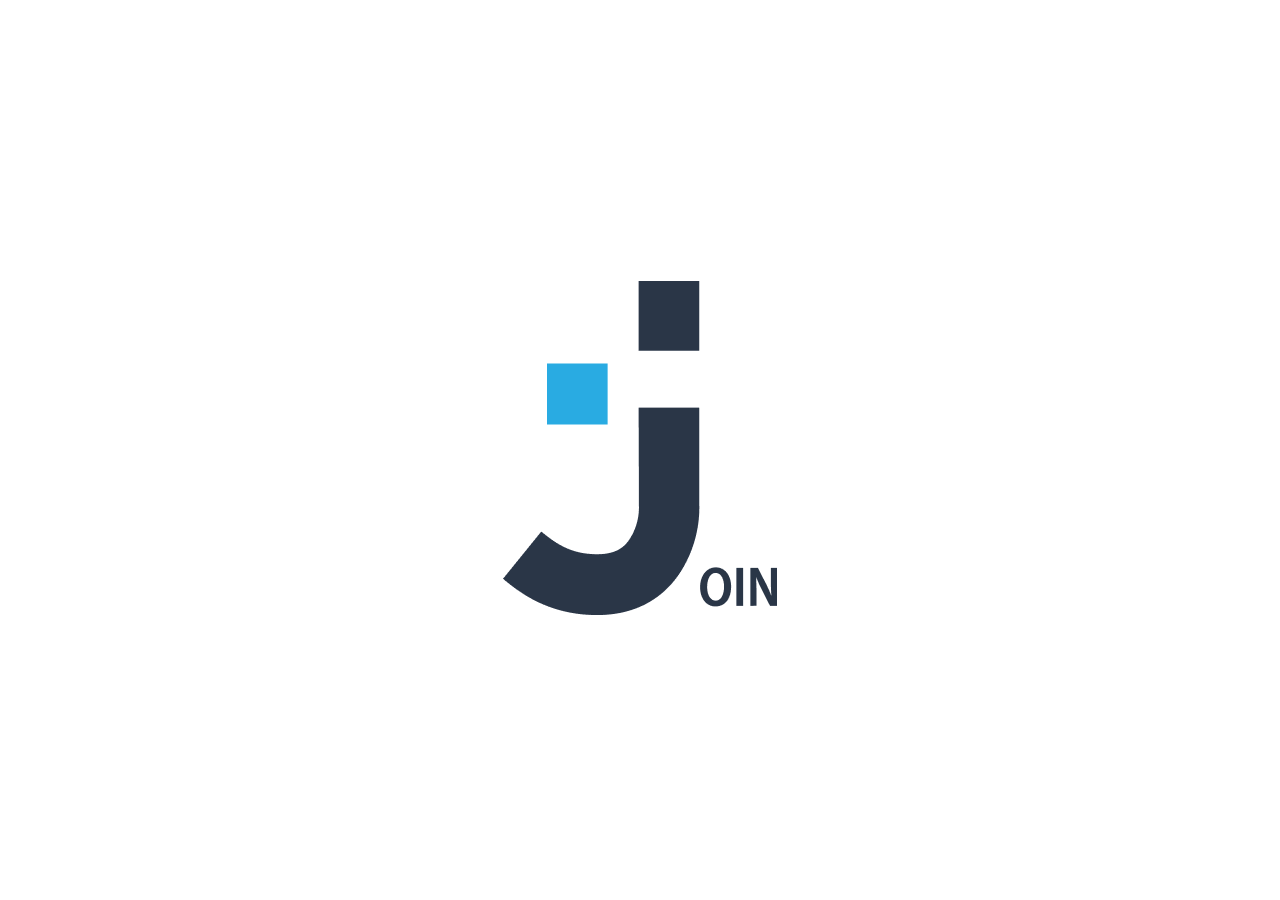
<file: html/help.html>
<!DOCTYPE html>
<html lang="en">

<head>
    <meta charset="UTF-8" />
    <meta name="viewport" content="width=device-width, initial-scale=1.0" />
    <meta http-equiv="ScreenOrientation" content="autoRotate:disabled">
    <link rel="icon" type="image/x-icon" href="../assets/img/favicon.png">
    <link rel="apple-touch-icon" href="../assets/img/favicon.png">
    <title>Help</title>
    <link rel="stylesheet" href="../style/navigation.css" />
    <link rel="stylesheet" href="../style/style.css" />
    <link rel="stylesheet" href="../style/help.css" />
    <script src="../script/script.js"></script>
</head>

<body onload="includeHTML()" class="help-body">
    <div w3-include-html="../assets/templates/navigation.html"></div>
    <div class="help-container">
        <div class="help flex">
            <h1 class="help-padding-16">Help</h1>
            <img onclick="history.back()" src="../assets/icons/arrow-left-line.svg" class="help-arrow-left" alt="" />
        </div>
        <div class="help-text">
            <p class="help-padding-24">
                Welcome to the help page for <span class="color-lightblue"> Join</span>, your guide to using our kanban
                project management tool. Here, we'll provide an overview of what <span
                    class="color-lightblue">Join</span>is, how it can benefit you, and how to use it.
            </p>
            <h2 class="help-padding-24">What is Join?</h2>
            <p class="help-padding-16">
                <span class="color-lightblue"> Join</span> is a kanban-based project management tool designed and built
                by a group of dedicated students as part of their web development bootcamp at the Developer Akademie.
            </p>
            <p class="help-padding-16">
                Kanban, a Japanese term meaning "billboard", is a highly effective
                method to visualize work, limit work-in-progress, and maximize
                efficiency (or flow). <span class="color-lightblue"> Join</span> leverages the principles of kanban to
                help users manage their tasks and projects in an intuitive, visual interface.
            </p>
            <p class="help-padding-24">
                It is important to note that <span class="color-lightblue"> Join</span> is designed as an educational
                exercise and is not intended for extensive business usage. While we strive to ensure the best possible
                user experience, we cannot
                guarantee consistent availability, reliability, accuracy, or other aspects of quality regarding <span
                    class="color-lightblue"> Join</span>.
            </p>
            <h2 class="help-padding-24">How to use it</h2>
            <p class="help-padding-16">Here is a step-by-step guide on how to use <span class="color-lightblue">
                    Join</span>:</p>
            <div class="help-grid-layout help-padding-16">
                <div class="help-number">1.</div>
                <div>
                    <h3>Exploring the Board</h3>
                    <p>
                        When you log in to <span class="color-lightblue"> Join</span>, you'll find a default board. This
                        board represents your project and contains four default lists: "To Do", "In Progress", “Await
                        feedback” and "Done".
                    </p>
                </div>
            </div>
            <div class="help-grid-layout help-padding-16">
                <div class="help-number">2.</div>
                <div>
                    <h3>Creating Contacts</h3>
                    <p>
                        In <span class="color-lightblue"> Join</span>, you can add contacts to collaborate on your
                        projects. Go to the "Contacts" section, click on "New contact", and fill in the required
                        information. Once added, these contacts can be assigned tasks and they can interact with the
                        tasks on the board.
                    </p>
                </div>
            </div>
            <div class="help-grid-layout help-padding-16">
                <div class="help-number">3.</div>
                <div>
                    <h3>Adding Cards</h3>
                    <p>
                        Now that you've added your contacts, you can start adding cards.
                        Cards represent individual tasks. Click the "+" button under the
                        appropriate list to create a new card. Fill in the task details in
                        the card, like task name, description, due date, assignees, etc.
                    </p>
                </div>
            </div>
            <div class="help-grid-layout help-padding-16">
                <div class="help-number">4.</div>
                <div>
                    <h3>Moving Cards</h3>
                    <p>
                        As the task moves from one stage to another, you can reflect that
                        on the board by dragging and dropping the card from one list to
                        another.
                    </p>
                </div>
            </div>
            <div class="help-grid-layout help-padding-16">
                <div class="help-number">5.</div>
                <div>
                    <h3>Deleting Cards</h3>
                    <p>
                        Once a task is completed, you can either move it to the "Done"
                        list or delete it. Deleting a card will permanently remove it from
                        the board. Please exercise caution when deleting cards, as this
                        action is irreversible.
                    </p>
                </div>
            </div>


            <p class="help-padding-16">Remember that using <span class="color-lightblue"> Join</span> effectively
                requires consistent updates from you and your team to ensure the board reflects the current state of
                your project.</p>
            <p class="help-padding-16">
                Have more questions about <span class="color-lightblue"> Join</span>? Feel free
                to contact us at <a class="color-lightblue help-link"
                    href="mailto:martinmessirek@hotmail.com">martinmessirek@hotmail.com</a>. We're here
                to help you!</p>
            <p>Enjoy using <span class="color-lightblue"> Join</span>!</p>

        </div>
    </div>
</body>

</html>
</file>
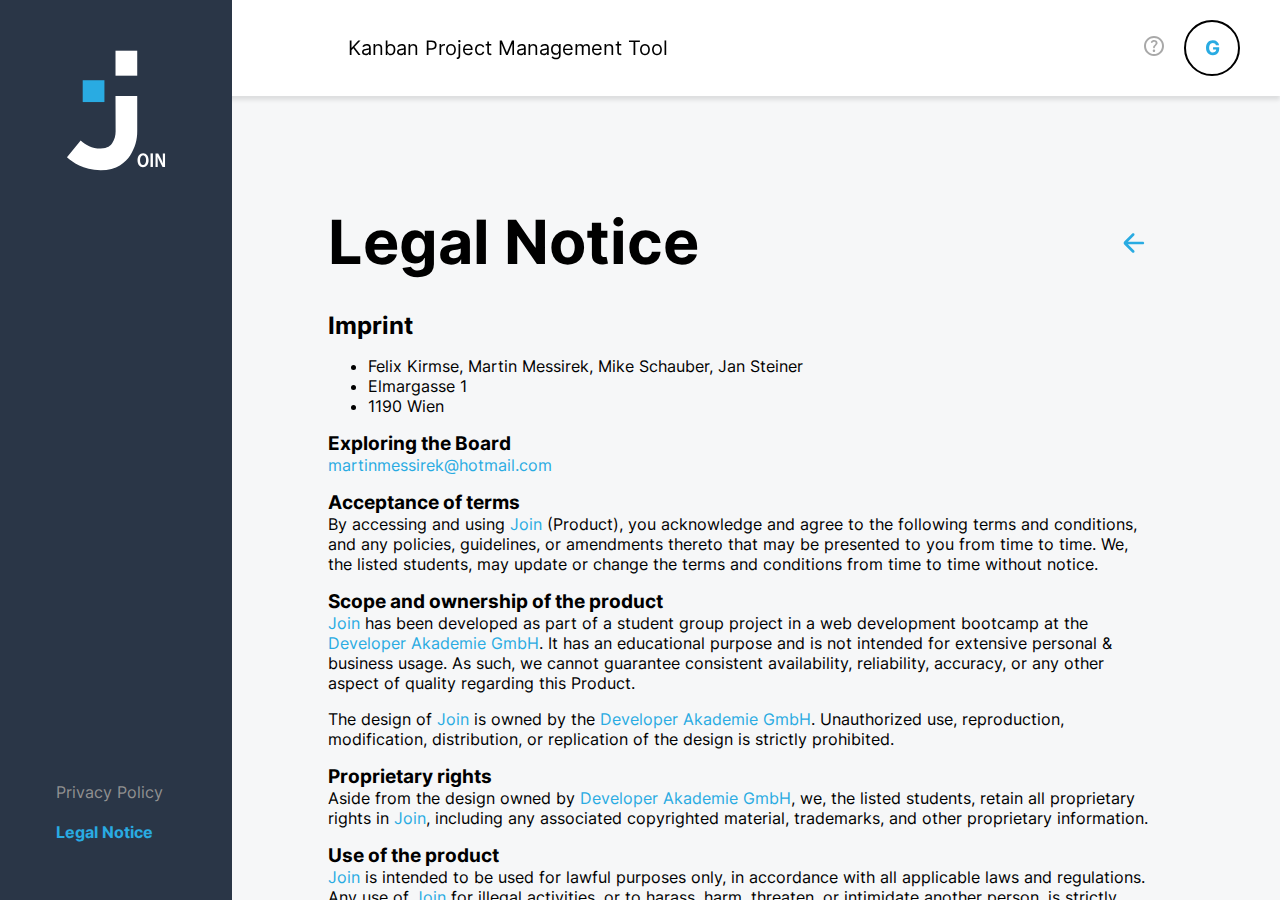
<file: html/legal.html>
<!DOCTYPE html>
<html lang="en">

<head>
    <meta charset="UTF-8">
    <meta name="viewport" content="width=device-width, initial-scale=1.0">
    <meta http-equiv="ScreenOrientation" content="autoRotate:disabled">
    <link rel="icon" type="image/x-icon" href="../assets/img/favicon.png">
    <link rel="apple-touch-icon" href="../assets/img/favicon.png">
    <title>Legal Notice</title>
    <link rel="stylesheet" href="../style/navigation.css">
    <link rel="stylesheet" href="../style/style.css">
    <link rel="stylesheet" href="../style/privacy-legal.css">
    <script src="../script/script.js"></script>
</head>

<body onload="initLegal()">
    <div w3-include-html="../assets/templates/navigation.html"></div>
    <div class="privacy-container">
        <div class="privacy flex">
            <h1>Legal Notice</h1>
            <img onclick="history.back()" src="../assets/icons/arrow-left-line.svg" class="privacy-arrow-left" alt="">
        </div>
        <div class="privacy-text legal-text">
            <h2>Imprint</h2>
            <div>
                <ul>
                    <li>Felix Kirmse, Martin Messirek, Mike Schauber, Jan Steiner</li>
                    <li>Elmargasse 1</li>
                    <li>1190 Wien</li>
                </ul>
                <h3>Exploring the Board</h3>
                <p><a class="privacy-link color-lightblue"
                        href="mailto:martinmessirek@hotmail.com">martinmessirek@hotmail.com</a></p>
            </div>
            <h3>Acceptance of terms</h3>
            <p>By accessing and using <span class="color-lightblue">Join</span> (Product), you acknowledge and agree to
                the following terms and conditions, and any policies, guidelines, or amendments thereto that may be
                presented to you from time to time. We, the listed students, may update or change the terms and
                conditions from time to time without notice.</p>
            <h3>Scope and ownership of the product</h3>
            <p><span class="color-lightblue">Join</span> has been developed as part of a student group project in a web
                development bootcamp at the <span class="color-lightblue">Developer Akademie GmbH</span>. It has an
                educational purpose and is not intended for extensive personal & business usage. As such, we cannot
                guarantee consistent availability, reliability, accuracy, or any other aspect of quality regarding this
                Product.</p>
            <p class="legal-insert-gap">The design of <span class="color-lightblue">Join</span> is owned by the <span
                    class="color-lightblue">Developer Akademie GmbH</span>. Unauthorized use, reproduction,
                modification, distribution, or replication of the design is strictly prohibited.</p>
            <h3>Proprietary rights</h3>
            <p>Aside from the design owned by <span class="color-lightblue">Developer Akademie GmbH</span>, we, the
                listed students, retain all proprietary rights in <span class="color-lightblue">Join</span>, including
                any associated copyrighted material, trademarks, and other proprietary information.</p>
            <h3>Use of the product</h3>
            <p><span class="color-lightblue">Join</span> is intended to be used for lawful purposes only, in accordance
                with all applicable laws and regulations. Any use of <span class="color-lightblue">Join</span> for
                illegal activities, or to harass, harm, threaten, or intimidate another person, is strictly prohibited.
                You are solely responsible for your interactions with other users of <span
                    class="color-lightblue">Join</span>.</p>
            <h3>Disclaimer of warranties and limitation of liability</h3>
            <p><span class="color-lightblue">Join</span> is provided "as is" without warranty of any kind, whether
                express or implied, including but not limited to the implied warranties of merchantability, fitness for
                a particular purpose, and non-infringement. In no event will we, the listed students, or the <span
                    class="color-lightblue">Developer Akademie</span>, be liable for any direct, indirect, incidental,
                special, consequential or exemplary damages, including but not limited to, damages for loss of profits,
                goodwill, use, data, or other intangible losses, even if we have been advised of the possibility of such
                damages, arising out of or in connection with the use or performance of <span
                    class="color-lightblue">Join</span>.</p>
            <h3>Indemnity</h3>
            <p>You agree to indemnify, defend and hold harmless us, the listed students, the <span
                    class="color-lightblue">Developer Akademie</span>, and our affiliates, partners, officers,
                directors, agents, and employees, from and against any claim, demand, loss, damage, cost, or liability
                (including reasonable legal fees) arising out of or relating to your use of <span
                    class="color-lightblue">Join</span> and/or your breach of this Legal Notice.</p>
            <p class="legal-insert-gap">For any questions or notices, please contact us at <a
                    class="privacy-link color-lightblue"
                    href="mailto:martinmessirek@hotmail.com">martinmessirek@hotmail.com</a>.
            </p>
            <p class="legal-insert-gap">Date: June 15, 2024</p>









        </div>

    </div>

    </div>




</body>

</html>
</file>
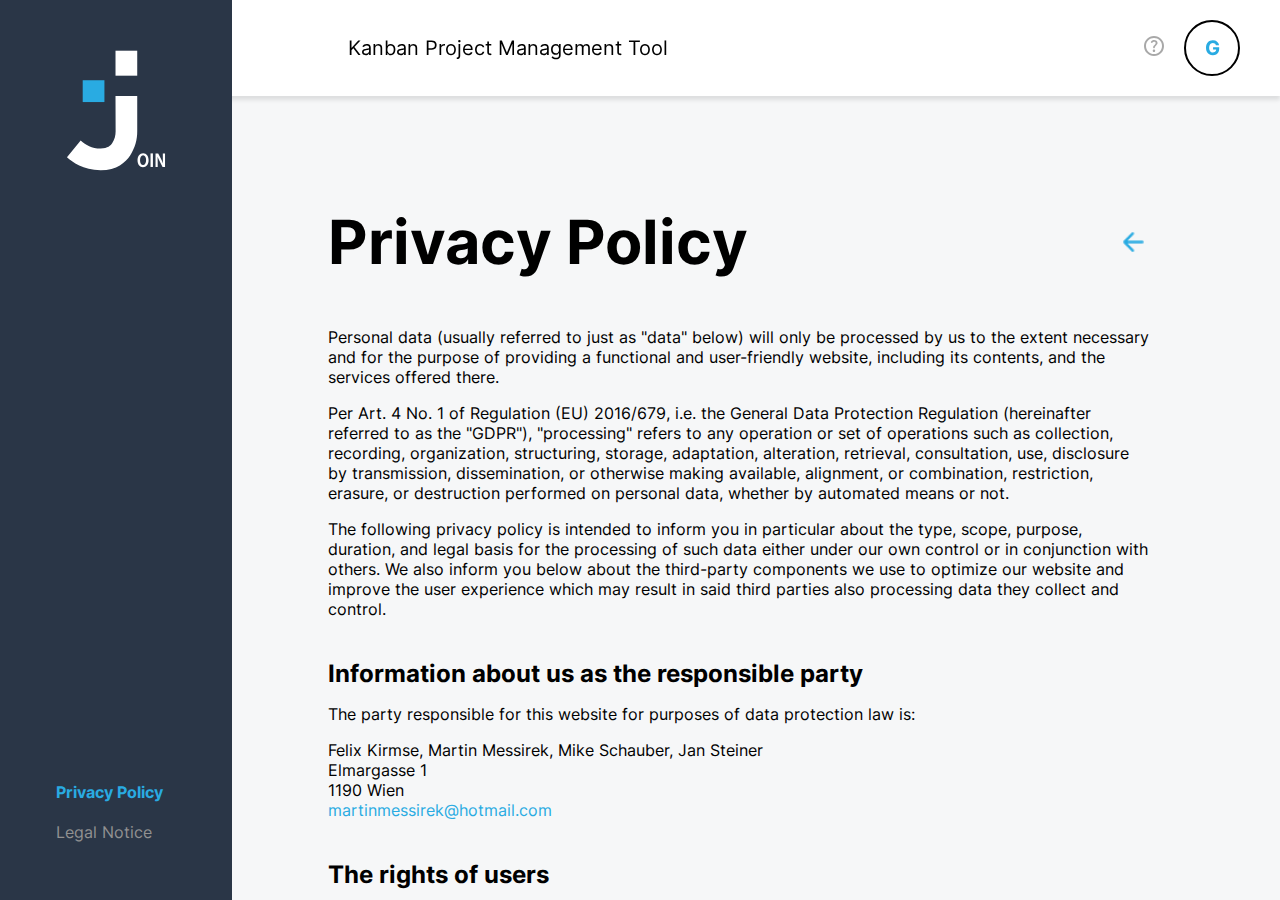
<file: html/privacy.html>
<!DOCTYPE html>
<html lang="en">

<head>
    <meta charset="UTF-8" />
    <meta name="viewport" content="width=device-width, initial-scale=1.0" />
    <meta http-equiv="ScreenOrientation" content="autoRotate:disabled">
    <link rel="icon" type="image/x-icon" href="../assets/img/favicon.png">
    <link rel="apple-touch-icon" href="../assets/img/favicon.png">
    <title>Privacy Policy</title>
    <link rel="stylesheet" href="../style/navigation.css" />
    <link rel="stylesheet" href="../style/style.css" />
    <link rel="stylesheet" href="../style/privacy-legal.css" />
    <script src="../script/script.js"></script>
</head>

<body onload="initPrivate()">
    <div w3-include-html="../assets/templates/navigation.html"></div>
    <div class="privacy-container">
        <div class="privacy flex">
            <h1>Privacy Policy</h1>
            <img onclick="history.back()" src="../assets/icons/arrow-left-line.png" class="privacy-arrow-left" alt="" />
        </div>
        <div class="privacy-text">
            <p class="legal-insert-gap">
                Personal data (usually referred to just as "data" below) will only be
                processed by us to the extent necessary and for the purpose of
                providing a functional and user-friendly website, including its
                contents, and the services offered there.
            </p>
            <p class="legal-insert-gap">
                Per Art. 4 No. 1 of Regulation (EU) 2016/679, i.e. the General Data
                Protection Regulation (hereinafter referred to as the "GDPR"),
                "processing" refers to any operation or set of operations such as
                collection, recording, organization, structuring, storage, adaptation,
                alteration, retrieval, consultation, use, disclosure by transmission,
                dissemination, or otherwise making available, alignment, or
                combination, restriction, erasure, or destruction performed on
                personal data, whether by automated means or not.
            </p>
            <p class="legal-insert-gap">
                The following privacy policy is intended to inform you in particular
                about the type, scope, purpose, duration, and legal basis for the
                processing of such data either under our own control or in conjunction
                with others. We also inform you below about the third-party components
                we use to optimize our website and improve the user experience which
                may result in said third parties also processing data they collect and
                control.
            </p>

            <h2>Information about us as the responsible party</h2>

            <p>
                The party responsible for this website for purposes of data protection
                law is:
            </p>
            <p class="legal-insert-gap">Felix Kirmse, Martin Messirek, Mike Schauber, Jan Steiner</p>
            <p>Elmargasse 1</p>
            <p>1190 Wien</p>
            <p><a class="privacy-link color-lightblue"
                    href="mailto:martinmessirek@hotmail.com">martinmessirek@hotmail.com</a></p>

            <h2>The rights of users</h2>
            <p>
                With regard to the data processing to be described in more detail
                below, users and data subjects have the right
            </p>
            <ul>
                <li>
                    to confirmation of whether data concerning them is being processed,
                    information about the data being processed, further information
                    about the nature of the data processing, and copies of the data (cf.
                    also Art. 15 GDPR);
                </li>
                <li>
                    to correct or complete incorrect or incomplete data (cf. also Art.
                    16 GDPR);
                </li>
                <li>
                    to the immediate deletion of data concerning them (cf. also Art. 17
                    DSGVO), or, alternatively, if further processing is necessary as
                    stipulated in Art. 17 Para. 3 GDPR, to restrict said processing per
                    Art. 18 GDPR;
                </li>
                <li>
                    to receive copies of the data concerning them and/or provided by
                    them and to have the same transmitted to other providers (cf. also
                    Art. 20 GDPR);
                </li>
                <li>
                    to file complaints with the supervisory authority if they believe
                    that data concerning them is being processed by the responsible
                    party in breach of data protection provisions (see also Art. 77
                    GDPR).
                </li>
            </ul>
            <p class="legal-insert-gap">
                In addition, the responsible party is obliged to inform all recipients
                to whom it discloses data of any such corrections, deletions, or
                restrictions placed on processing the same per Art. 16, 17 Para. 1, 18
                GDPR. However, this obligation does not apply if such notification is
                impossible or involves a disproportionate effort. Nevertheless, users
                have a right to information about these recipients.
            </p>
            <p class="legal-insert-gap">
                Likewise, under Art. 21 GDPR, users and data subjects have the right
                to object to the responsible party's future processing of their data
                pursuant to Art. 6 Para. 1 lit. f&#41; GDPR. In particular, an objection
                to data processing for the purpose of direct advertising is
                permissible.
            </p>

            <a class="privacy-link color-lightblue" target="_blank"
                href="https://klarungmuster.com/datenschutzerklarung%20englisch-offnen/">Further
                information</a>
        </div>
    </div>
</body>

</html>
</file>
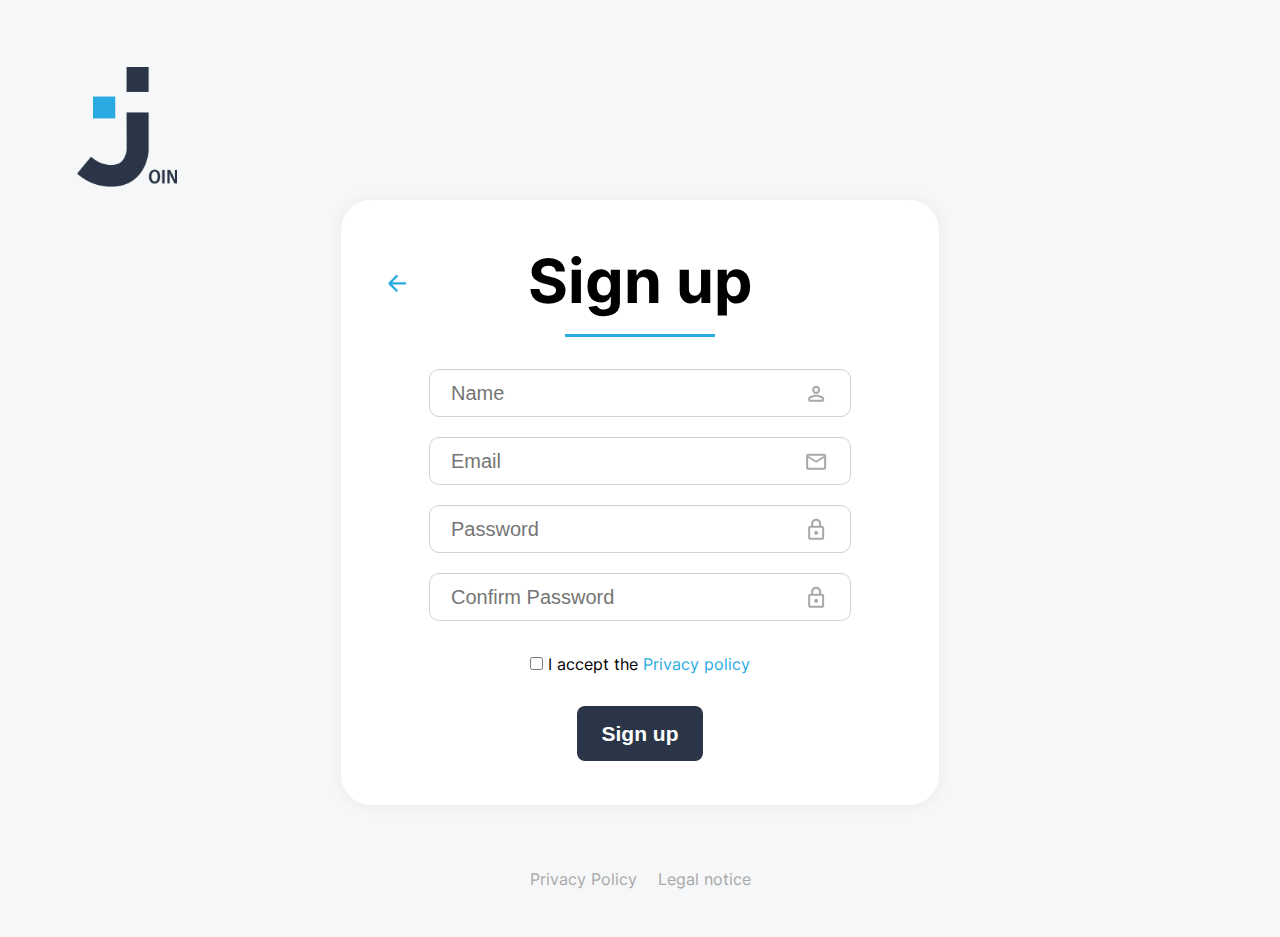
<file: html/register.html>
<!DOCTYPE html>
<html lang="en">

<head>
    <meta charset="UTF-8">
    <meta name="viewport" content="width=device-width, initial-scale=1.0">
    <meta http-equiv="ScreenOrientation" content="autoRotate:disabled">
    <link rel="icon" type="image/x-icon" href="../assets/img/favicon.png">
    <link rel="apple-touch-icon" href="../assets/img/favicon.png">
    <link rel="stylesheet" href="../style/style.css">
    <link rel="stylesheet" href="../style/register.css">
    <title>Sing up</title>
    <script src="../script/register.js" defer></script>
    <script src="../script/login.js" defer></script>
    <script src="../script/script.js" defer></script>
    <script src="../script/contacts-register.js" defer></script>
</head>

<body>
    <div id="register-success-overlay" class="register-success-overlay"></div>
    <div id="register-success-message" class="register-success-message">You Signed up successfully</div>
    <main class="flex-column flex-center">
        <img id="register-logo" src="../assets/img/logo.png">
        <div class="register-container flex-column flex-center">
            <a href="../index.html"><img class="register-arrow-left-line" src="../assets/icons/arrow-left-line.svg"
                    alt=""></a>
            <div>
                <h1>Sign up</h1>
            </div>
            <div class="register-underline"></div>
            <form id="register-form" onsubmit="register(event)">
                <div class="flex-column flex-center">
                    <input id="register-input-name" class="register-input-fields" type="text" placeholder="Name"
                        required>
                    <div class="register-email-container flex-center flex-column">
                        <input id="register-input-email" class="register-input-fields" onkeydown="removeDoubleUserError()" type="email" placeholder="Email"
                            required>
                        <span id="register-input-email-error" class="d-none">There is already an account for this email</span>
                    </div>
                    <input id="register-input-password" class="register-input-fields" type="password"
                        placeholder="Password" required>
                    <div class="register-password-container flex-center flex-column">
                        <input id="register-input-confirm-password" class="register-input-fields"
                            onkeydown="removeConfirmPasswordError()" type="password" placeholder="Confirm Password"
                            required>
                        <span id="register-input-password-error" class="d-none">Ups! Your password don't match</span>
                    </div>
                    <label>
                        <input id="register-privacy-policy-checkbox" type="checkbox" required> I accept the
                        <a class="register-checkbox-link color-lightblue" href="./privacy.html">Privacy policy</a>
                    </label>
                    <div class="register-buttons-container flex-center">
                        <button class="register-signup-button" type="submit">Sign
                            up</button>
                    </div>
                </div>
            </form>
        </div>

        <div class="register-imprint-container">
            <a class="register-imprint-links" href="./privacy.html">Privacy Policy</a>
            <a class="register-imprint-links" href="./legal.html">Legal notice</a>
        </div>
    </main>


</body>

</html>
</file>
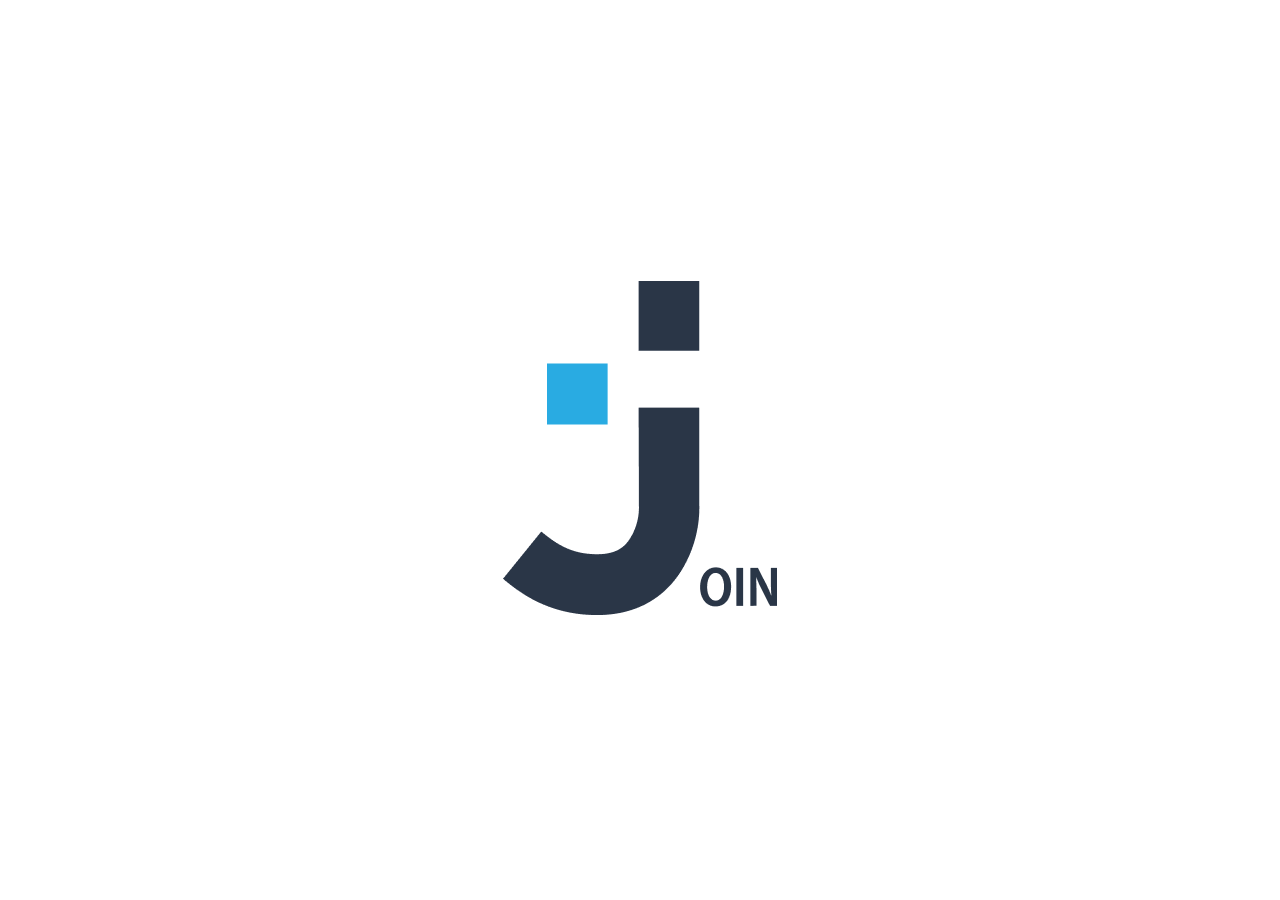
<file: html/summary.html>
<!DOCTYPE html>
<html lang="en">

<head>
    <meta charset="UTF-8">
    <meta name="viewport" content="width=device-width, initial-scale=1.0, maximum-scale=1.0">
    <meta http-equiv="ScreenOrientation" content="autoRotate:disabled">
    <link rel="icon" type="image/x-icon" href="../assets/img/favicon.png">
    <link rel="apple-touch-icon" href="../assets/img/favicon.png">
    <link rel="stylesheet" href="../style/style.css">
    <link rel="stylesheet" href="../style/summary.css">
    <link rel="stylesheet" href="../style/navigation.css">
    <title>Summary</title>
    <script src="../script/summary.js"></script>
    <script src="../script/script.js"></script>
    <script src="../script/newTaskInBoard.js" defer></script>
</head>

<body onload="sumStart()" class="bg-lightgrey">
    <div w3-include-html="../assets/templates/navigation.html"></div>
    <main class="sum-body" id="sumBody">
        
    </main>
    <div id="greetingBg" class="greeting-background" style="display: none;">
        <div id="greetingContent" class="greeting-content">

        </div>
    </div>
</body>

</html>
</file>
<file: style/style.css>
@font-face {
    font-family: "inter";
    src: url("../assets/fonts/Inter-VariableFont.ttf");
}

* {
    margin: 0;
    box-sizing: border-box;
}

html {
    scroll-behavior: smooth;
}

body {
    font-family: "inter";
    font-size: 16px;
    background-color: #F6F7F8;
}

.transition-100 {
    transition: all 100ms ease-in-out;
}

.transition-200 {
    transition: all 200ms ease-in-out;
}

.transition-300 {
    transition: all 300ms ease-in-out;
}

.d-none {
    display: none;
}

.overflow-hidden {
    overflow: hidden;
}

.flex {
    display: flex;
}

.flex-row {
    display: flex;
    flex-direction: row;
}

.flex-column {
    display: flex;
    flex-direction: column;
}

.flex-center {
    display: flex;
    align-items: center;
    justify-content: center;
}

.text-center {
    text-align: center;
}

.bg-lightgrey {
    background-color: rgb(246, 247, 248);
}

.bg-darkblue {
    background-color: rgba(42, 54, 71, 1);
}

.bg-white {
    background-color: rgb(255, 255, 255);
}

.bg-red {
    background-color: rgba(255, 61, 0, 1);
}

.bg-lightorange {
    background-color: rgba(255, 168, 0, 1);
}

.bg-lightgreen {
    background-color: rgba(122, 226, 41, 1);
}

.color-lightblue {
    color: rgba(41, 171, 226, 1);
}

.color-darkblue {
    color: rgba(42, 54, 71, 1);
}

.color-lightgrey {
    color: rgba(209, 209, 209, 1);
}

.color-black {
    color: black;
}

.color-white {
    color: white;
}

::-webkit-scrollbar {
    width: 8px;
    height: 8px;
}

::-webkit-scrollbar-track {
    background: transparent;
}

::-webkit-scrollbar-thumb {
    background: rgba(0, 0, 0, 0.2);
    border-radius: 4px;
}

::-webkit-scrollbar-thumb:hover {
    background: rgba(0, 0, 0, 0.4);
}
</file>
<file: style/login.css>
body{
    height: 100%;
    transition: all 100ms ease-in-out;
}

:root {
    --margin-top: 127px;
    --margin-left: 127px;
}

#login-start-animation-bg {
    height: 100%;
    width: 100%;
    background-color: rgb(255, 255, 255);
    z-index: 999;
    position: absolute;
    display: flex;
    top: 0;
    left: 0;
    justify-content: center;
    align-items: center;
    pointer-events: none;
    animation: colorFade 0.9s forwards;
    animation-delay: 0.7s;
}

.overflow-y {
    overflow-y: scroll;
}

.login-logo-animation-container {
    height: fit-content;
    animation: moveAndShrink 0.9s forwards;
    animation-delay: 0.7s;
}

#login-animation-logo {
    height: auto;
}

@keyframes moveAndShrink {
    0% {
        transform: translate(0, 0) scale(1);
    }
    100% {
        transform: translate(calc(-50vw + var(--margin-left)), calc(-50vh + var(--margin-top))) scale(0.36);
    }
}

@keyframes colorFade {
    0% {
        background-color: rgb(255, 255, 255);
    }
    100% {
        background-color: rgb(255, 255, 255, 0);
    }
}


#login-logo {
    position: absolute;
    top: 67px;
    left: 77px;
    width: 100px;
    height: 120px;
}

.login-signup-container {
    position: absolute;
    top: 67px;
    right: 77px;
}

.login-signup-container p {
    margin-right: 35px;
}

.login-signup-button {
    border-radius: 8px;
    color: white;
    background-color: #2A3647;
    border: hidden;
    padding: 15px 24px;
    font-weight: 700;
}

.login-signup-button:hover {
    cursor: pointer;
    background-color: rgba(41, 171, 226, 1);
    box-shadow: 0px 4px 4px 0px rgba(0, 0, 0, 0.25);
}

.login-container {
    padding: 48px 115px;
    background-color: white;
    border-radius: 30px;
    box-shadow: 0px 0px 14px 3px rgba(0, 0, 0, 0.04);
    margin-top: 265px;
    margin-bottom: 64px;
}

.login-container h1 {
    font-size: 61px;
    margin-bottom: 16px;
}

.login-underline {
    height: 3px;
    width: 150px;
    background-color:rgba(41, 171, 226, 1); ;
    margin-bottom: 24px;
}

.login-input-fields {
    width: 422px;
    height: 48px;
    border-radius: 10px;
    padding: 12px 21px;
    border: 1px solid #D1D1D1;
    font-size: 20px;
}

#login-input-email {
    background: url('../assets/icons/mail.svg') no-repeat right 21px center;
}

.login-password-container {
    position: relative;
}

.login-error-border {
    border-color: red;
}

#login-input-password-error {
    color: red;
    font-size: 12px;
}

#login-input-user-error {
    color: red;
    font-size: 12px;
}


.login-password-container img:hover {
    cursor: pointer;
}

#login-visibility-toggle-img {
    position: absolute;
    right: 22px;
    top: 12px;
}

.login-checkbox-field {
    width: 422px;
    height: 48px;
    padding-left: 39px
}

#login-remember-me-checkbox:hover {
    cursor: pointer;
}

.login-buttons-container {
    gap: 35px;
}

.login-button {
    width: 111px;
    border-radius: 8px;
    color: white;
    background-color: rgb(42, 54, 71);
    border: hidden;
    padding: 15px 24px;
    font-weight: 700;
    font-size: 21px;
}

.login-button:hover {
    cursor: pointer;
    background-color: rgba(41, 171, 226, 1);
    box-shadow: 0px 4px 4px 0px rgba(0, 0, 0, 0.25);
}

.login-guest-login-button {
    width: 180px;
    height: 56px;
    outline-offset: -10px;
    border-radius: 8px;
    color: #2A3647;
    background-color: white;
    border: 1px solid #2A3647;
    padding: 15px 24px;
    font-weight: 700;
    font-size: 21px;
    display: inline-block;
    white-space: nowrap;
}

.login-guest-login-button:hover {
    cursor: pointer;
    border: 2px solid rgba(41, 171, 226, 1);
    color: rgba(41, 171, 226, 1);
    box-shadow: 0px 4px 4px 0px rgba(0, 0, 0, 0.25);
}

.login-imprint-container {
    margin-bottom: 48px;
}

.login-imprint-container a {
    height: 20px;
    width: 100%;
    padding: 8px;
    text-decoration: none;
    color: rgba(168, 168, 168, 1);
    transition: all 100ms ease-in-out;
}

.login-imprint-container a:hover {
    font-weight: 700;
    color:rgba(41, 171, 226, 1);
}

.login-responsive-signup-container {
    display: none;
}

.d-none {
    display: none;
}

.gap-20 {
    gap: 20px;
}


@media (max-width: 800px) {

    #login-start-animation-bg {
        background-color: rgba(42, 54, 71, 1);
    }

    .login-animation-logo-responsive {
        display: none;
    }

    .login-animation-logo-responsive-white {
        height: 339px;
        width: 274px;
        display: block;
    }

    :root {
        --margin-top: 0px;
        --margin-left: 69px;
    }

    @keyframes moveAndShrink {
        0% {
            transform: translate(0, 0) scale(1);
        }
        100% {
            transform: translate(calc(-50vw + var(--margin-left)), calc(-40vh + var(--margin-top))) scale(0.24);
        }
    }
    
    @keyframes colorFade {
        0% {
            background-color: rgba(42, 54, 71, 1);
        }
        100% {
            background-color: rgba(42, 54, 71, 0);
        }
    }

    .login-signup-container {
        display: none;
    }

    .login-responsive-signup-container {
        display: flex;
        margin-bottom: 48px;
    }

    #login-logo {
        top: 37px;
        left: 38px;
        width: 64px;
        height: 78px;
    }

    .login-container {
        padding: 32px 0px;
        margin-top: 205px;
        margin-bottom: 48px;
    }

    .login-container h1 {
        font-size: 47px;
    }

    .login-underline {
        width: 88px;
    }

    .login-input-fields {
       max-width: 364px;
    }

    .login-buttons-container {
        flex-direction: column;
        gap: 21px;
    }

    .login-button {
        width: 180px;
        font-size: 16px;
    }

    .login-guest-login-button {
        font-size: 16px;
    }
}

@media (max-width: 480px) {
    .login-container {
        padding:32px 16px;
        width: 90%;
    }

    .login-input-fields {
        width: 90%;
    }

    .login-checkbox-field {
        width: 90%;
        padding-left: 16px;
    }

    #login-visibility-toggle-img {
        position: absolute;
        right: 36px;
        top: 12px;
    }
}
</file>
<file: style/navigation.css>
nav {
    height: 100vh;
    width: 232px;
    background-color: #2A3647;
    position: fixed;
    top: 0;
    left: 0;
    z-index: 3;

}

header {
    position: fixed;
    top: 0;
    width: 100%;
    z-index: 2;

}

.nav-logo {
    width: 100px;
    height: 121px;
    margin-top: 50px;
    margin-bottom: 70px;
}

.nav-link-container {

    display: flex;
    flex-direction: column;
    height: 200px;
    gap: 10px;
}

.nav-link {
    text-decoration: none;
    color: #CDCDCD;
}

.nav-link-item {
    display: flex;
    align-items: center;
    gap: 8px;
    padding: 8px 56px 8px 56px;
    transition: all 100ms ease-in-out;
}

.nav-link-item:hover {
    background-color: #263957;
    color: white;
}

.header-right {
    display: flex;
    gap: 20px;
    align-items: center;
}

.nav-link-icon {
    height: 30px;
    width: 30px;
}

.terms-container {
    position: absolute;
    bottom: 0;
    display: flex;
    flex-direction: column;
    gap: 20px;
    align-items: flex-start;
    margin-bottom: 50px;
    padding: 8px 56px 8px 56px;

}

.terms-container a {
    color: #919191;
    text-decoration: none;
}

.terms-container a:hover {
    color: #29ABE2;
    font-weight: bold;
}

.header-headline {
    font-weight: 400;
    font-size: 20px;
}

.submenu {
    position: fixed;
    top: 96px;
    right: 10px;
    background-color: #2A3647;
    color: #CDCDCD;
    padding: 10px;
    border-radius: 20px 0px 20px 20px;
    z-index: 5;

}

.submenu div {
    height: 46px;
    padding: 8px 16px;
    display: flex;
    align-items: center;
    cursor: pointer;
}

.submenu a {
    text-decoration: none;
    color: unset;
}

.submenu div:hover {
    background-color: #3f5169;

}

.nav-link-item:hover svg path {
    fill: white;
    color: white
}

.header-user {
    border-radius: 50%;
    border: 2px solid black;
    font-size: 20px;
    font-weight: bold;
    color: #29ABE2;
    cursor: pointer;
    transition: all 100ms ease-in-out;
}

.header-user:hover {
    background-color: #ebebeb;
}

@media (min-width: 1201px) {


    .header-logo {
        display: none;
    }

    header {
        background-color: rgb(255, 255, 255);
        height: 96px;
        padding: 20px 40px 20px 348px;
        box-shadow: 0 4px 4px rgba(0, 0, 0, 0.1);
        display: flex;
        align-items: center;
        justify-content: space-between;
    }

    .header-help-mobile {
        display: none;
    }

    .header-user {
        height: 56px;
        width: 56px;
    }

    .header-help {
        height: 20px;
        transition: all 100ms ease-in-out;
    }

    .header-help:hover {
        transform: scale(1.1);
    }
}


@media (max-width: 1200px) {
    nav {
        width: 100vw;
        height: 80px;
        bottom: 0;
        top: auto;
    }

    .nav-logo {
        display: none;
    }

    .nav-logo,
    .header-headline,
    .header-help {
        display: none;
    }

    header {
        background-color: rgb(255, 255, 255);
        height: 80px;
        padding: 20px 16px 20px 16px;
        box-shadow: 0 4px 4px rgba(0, 0, 0, 0.1);
        display: flex;
        align-items: center;
        justify-content: space-between;
    }

    .header-logo {
        height: 39px
    }

    .header-user {
        height: 40px;
        width: 40px;
        font-size: 15px;
    }

    .nav-link-container {

        display: flex;
        flex-direction: row;
        height: 80px;
        gap: 10px;
        justify-content: space-evenly;
        align-items: center;
    }

    .nav-link-item {
        display: flex;
        justify-content: flex-end;
        flex-direction: column;
        align-items: center;
        gap: 10px;
        padding: 10px;
        border-radius: 16px;
        width: 80px;
        height: 76px;
        font-size: 14px;
    }

    .terms-container {
        display: none;
    }


}

@media (max-height: 700px) {
    .terms-container {
        display: none;
    }
}
</file>
<file: style/addtask.css>
.d-none-edit {
    display: none;
}

.task-body {
    position: relative;
    padding: 8px;
    display: flex;
    flex-direction: column;
    align-items: flex-start;
    justify-content: flex-start;
    z-index: 1;
    top: 190px;
    font-weight: 400;
    margin-left: 328px;
}

.task-body h1 {
    font-size: 61px;
    font-weight: 700;
    margin-bottom: 31px;
}

.task-form-font {
    font-size: 20px;
    font-weight: 400;
}

.task-body form {
    width: 100%;
    max-width: 880px;
    display: flex;
    flex-direction: column;
    justify-content: flex-start;
    gap: 20px;
}

.task-content {
    display: flex;
    justify-content: flex-start;
    align-items: flex-start;
    height: 100%;
}

.task-content-edit {
    justify-content: center !important;
    align-items: center !important;
}

.task-left-cont {
    width: 100%;
    max-width: 440px;
    display: flex;
    flex-direction: column;
    gap: 8px;
    padding-right: 48px;
    border-right: 1px solid rgba(209, 209, 209, 1);
}

.task-right-cont {
    width: 100%;
    max-width: 440px;
    display: flex;
    flex-direction: column;
    gap: 8px;
    padding-left: 48px;
}

.task-right-cont-edit {
    padding: 0!important;
}

.task-star {
    color: rgb(255, 129, 144);
}

.task-width {
    width: 100%;
}

.task-input {
    height: 45px;
    border: 1px solid rgba(209, 209, 209, 1);
    border-radius: 10px;
    padding: 12px 21px 12px 21px;
    margin: 12px 0px;
}

.task-input:focus {
    outline: none;
}

.task-input:hover {
    cursor: pointer;
}

.task-textarea {
    font-family: "inter";
    resize: vertical;
    height: 120px;
    max-height: 170px;
    min-height: 46px;
}

.task-date-input input[type="date"] {
    font-family: "inter";
    width: 100%;
    background: url('../assets/icons/calender.png') no-repeat right 21px center;
    border: 1px solid #ccc;
    border-radius: 10px;
    background-color: white;
    box-sizing: border-box;
    -webkit-appearance: none;
    -moz-appearance: none;
    appearance: none;
}

.task-date-input input[type="date"]::-webkit-calendar-picker-indicator {
    position: absolute;
    right: 10px;
    opacity: 0;
}

.task-date-input:hover {
    cursor: pointer;
}

.task-date-input:focus {
    color: black;
}

.task-body form {
    width: 100%;
}

.task-bottom-line-cont {
    width: 100%;
}

.task-bottom-line {
    width: 100%;
    height: 56px;
    justify-content: space-between;
}

.bottom-line-edit {
    width: 100%;
    justify-content: flex-end !important;
    position: relative;
}

.task-btn-cont {
    gap: 16px;
    margin: 12px 0px;
    width: 100%;
}

.task-btn-cont img {
    width: 20px;
}

.task-form-btn-cont {
    gap: 16px;
}

.task-wrapper {
    display: flex;
    align-items: center;
    justify-content: center;
    gap: 16px;
    width: 100%;
}

.task-wrapper select option:hover {
    cursor: pointer;
}

.task-clear-btn {
    display: flex;
    align-items: center;
    justify-content: center;
    font-size: 20px;
    font-weight: 400;
    gap: 4px;
    width: 100%;
    width: 110px;
    height: 56px;
    padding: 16px;
    border: 1px solid rgba(42, 54, 71, 1);
    border-radius: 10px;
    transition: all 100ms ease-in-out;
}

.task-clear-btn:hover {
    cursor: pointer;
    color: rgba(41, 171, 226, 1);
    border: 2px solid rgba(41, 171, 226, 1);
    box-shadow: 0px 4px 4px 0px rgba(0, 0, 0, 0.25);

}

.task-send-form-btn {
    display: flex;
    align-items: center;
    justify-content: center;
    font-size: 21px;
    font-weight: 400;
    color: white;
    background-color: rgba(42, 54, 71, 1);
    gap: 4px;
    width: 100%;
    width: 183px;
    height: 56px;
    padding: 16px;
    border: none;
    border-radius: 10px;
    transition: all 100ms ease-in-out;
}

.task-send-form-btn:hover {
    cursor: pointer;
    background-color: rgba(41, 171, 226, 1);
    box-shadow: 0px 4px 4px 0px rgba(0, 0, 0, 0.25);
}

.task-send-form-btn-edit {
    width: 110px;
    height: 60px;
}

.task-urgent-btn {
    display: flex;
    align-items: center;
    justify-content: center;
    cursor: pointer;
    gap: 8px;
    width: 100%;
    width: 136px;
    height: 56px;
    padding: 16px 10px;
    border-radius: 10px;
    box-shadow: 0px 0px 4px 0px rgba(0, 0, 0, 0.1);
    transition: all 100ms ease-in-out;
}

#high:hover {
    background: rgba(255, 61, 0, 1);
    color: white;
    cursor: pointer;
}

.high-focus {
    background: rgba(255, 61, 0, 1);
    color: white;
}

#mid:hover {
    background: rgba(255, 168, 0, 1);
    color: white;
    cursor: pointer;
}

.mid-focus {
    background: rgba(255, 168, 0, 1);
    color: white;
}

#low:hover {
    background: rgba(122, 226, 41, 1);
    color: white;
    cursor: pointer;
}

.low-focus {
    background: rgba(122, 226, 41, 1);
    color: white;
}

.task-hidden-input {
    border-bottom-left-radius: 0;
    border-bottom-right-radius: 0;
}

.dropdown {
    position: relative;
    display: inline-block;
    padding: 0;
    margin: 16px 0px 10px 0px;
}

.dropdown-toggle {
    display: flex;
    align-items: center;
    justify-content: space-between;
    height: 45px;
    border: 1px solid #ccc;
    border-radius: 10px;
    background-color: white;
    cursor: pointer;
    padding: 12px 21px 12px 21px;
}

.dropdown-menu {
    position: absolute;
    top: 0px;
    left: 0;
    width: 100%;
    max-height: 250px;
    border-radius: 10px;
    overflow-y: scroll;
    border: 1px solid #ccc;
    background-color: white;
    z-index: 2;
}

.dropdownmenu-ctg {
    width: 100%;
    max-height: 250px;
    border-radius: 10px;
    border: 1px solid #ccc;
    background-color: white;
    z-index: 5 !important;
}

.ctg-input-cnt {
    padding-left: 0;
}

.dropdown-ctg {
    display: flex;
    flex-direction: column;
    justify-content: flex-end;
    position: absolute;
    top: 40px;
    left: 0;
    width: 100%;
    height: 103px;
    border-radius: 10px;
    background-color: white;
    border-top-right-radius: 0;
    border-top-left-radius: 0;
    border: 1px solid #ccc;
    border-top: 0;
    z-index: 1;
}

.dropdown-ctg-edit {
    display: flex;
    flex-direction: column;
    justify-content: flex-end;
    position: absolute;
    top: 33px;
    left: 0;
    width: 100%;
    height: 190px !important;
    border-radius: 10px;
    background-color: white;
    border-top-right-radius: 0;
    border-top-left-radius: 0;
    border: 1px solid #ccc;
    border-top: 0;
    z-index: 1;
}

.signParentContainer {
    margin: 10px 0px;
}

.dropdown-menu::-webkit-scrollbar {
    width: 0px;
}

.dropdown-menu.show {
    display: block;
}

.task-sign-cont {
    width: 90%;
    max-width: 440px;
    overflow-x: scroll;
    justify-content: flex-start;
}

.task-cnt-sign {
    height: 35px;
    width: 35px;
    padding: 8px;
    border-radius: 100%;
    border: 2px solid white;
    color: white;
    font-size: 12px;
}

.task-cnt-assigned-sign {
    width: 7.3%;
}

.task-cnt-name {
    text-align: start;
    width: 100%;
    margin-left: 20px;
}

.upper-dropdown-item {
    position: sticky;
    top: 0px;
    margin: 0;
    height: 45px;
    padding: 12px 21px 12px 21px !important;
    display: flex;
    align-items: center;
    justify-content: space-between;
    cursor: pointer;
    border-bottom: 1px solid #ccc;
    border-radius: 10px;
    margin-top: 0 !important;
}

.category-dd-upper-item {
    position: sticky;
    top: 0px;
    margin: 0 !important;
    padding: 12px 21px 12px 21px;
    height: 45px;
    display: flex;
    align-items: center;
    justify-content: space-between;
    cursor: pointer;
    border-radius: 10px;
    border-bottom: 1px solid #ccc;
    z-index: 5;
}

.category-dd-upper-item-input {
    height: 40px;
    font-size: 20px;
    font-weight: 400;
    padding: 12px 21px 12px 21px;
    display: flex;
    align-items: center;
    justify-content: space-between;
    cursor: pointer;
    border-radius: 10px;
    border: none;
}

.category-dd-upper-item-input:focus {
    outline: none;
}

.category-dd-item {
    padding: 12px 21px 12px 21px;
    display: flex;
    align-items: center;
    justify-content: space-between;
    cursor: pointer;
    border-radius: 10px;
}

.category-dd-item:hover {
    cursor: pointer;
    background-color: #f1f1f1;
}

.dropdown-item {
    display: flex;
    align-items: center;
    justify-content: space-between;
    padding: 10px;
    cursor: pointer;
    border-radius: 10px;
}

.dropdown-item:hover {
    background-color: #f1f1f1;
}

.task-hover-dark:hover {
    background: rgba(9, 25, 49, 1) !important;
}

.subtask-input-cont {
    display: flex;
    justify-content: space-between;
    align-items: center;
    border: 1px solid #ccc;
    border-radius: 10px;
    background-color: white;
    margin-top: 16px;
}

.subtasks-input {
    border: 0;
    width: 100%;
    height: 45px;
    margin: 0 !important;
    border: 0;
    padding-right: 0;
    font-size: 20px;
    font-weight: 400;
}

.subtask-img-cont {
    padding-right: 12px;
    gap: 5px;
}

.img-cont-subtask {
    display: flex;
    align-items: center;
    justify-content: center;
    gap: 5px;
}

.img-cont-subtask img {
    height: auto;
    padding: 5px;
    cursor: pointer;
}

.img-cont-subtask-first-n {
    border-right: 1px solid #cccccca2;
    padding-right: 5px;
}

.img-cont-subtask-first-n img {
    width: 24px;
}

.img-cont-subtask-first {
    border-right: 1px solid #cccccca2;
    padding-right: 5px;
}

.img-cont-subtask-last {
    display: flex;
    justify-content: center;
    align-items: center;
}

.required-text {
    color: red;
    font-size: 16px;
}

.rendered-subtasks {
    margin-top: 10px;
    font-size: 14px;
    max-height: 120px;
    overflow-y: scroll;
}

.subtask-item {
    display: flex;
    justify-content: space-between;
    align-items: center;
    padding: 0px 12px;
    border-radius: 10px;
    transition: all 100ms ease-in-out;
    margin: 5px 0px;
}

.subtask-item:hover {
    background-color: rgba(197, 197, 197, 0.26);
    cursor: pointer;
}

.rendered-subtasks-img-cnt {
    gap: 5px;
}

.subtask-edit-img {
    border-radius: 1000px;
}

.subtask-edit-img:hover {
    cursor: pointer;
    transform: scale(0.95);
}

.edit-subtask-item {
    display: flex;
    justify-content: space-between;
    align-items: center;
    padding: 5px 21px;
    transition: all 100ms ease-in-out;
    margin: 5px 0px;
    background-color: white;
    border-bottom: 2px solid rgba(41, 171, 226, 1);
}

.editable-input {
    padding-inline: 0px;
    padding-block: 0px;
    width: 100%;
    border: 0;
    font-size: 16px;
    font-weight: 400;
    background-color: none;
    outline: none;
}

.add-task-dialog-bg {
    height: 100vh;
    width: 100vw;
    position: fixed;
    top: 0;
    left: 0;
    z-index: 999;
    background-color: rgba(0, 0, 0, 0.20);
}

.sum-in-board-html {
    width: 100%;
    max-width: 1000px;
    padding: 40px;
    margin: 0px 20px;
    background-color: rgb(246, 247, 248);
    border-radius: 20px;
    gap: 30px;
    box-shadow: 0px 0px 5px 0px rgba(0, 0, 0, 0.2);
}

.task-board-h1 {
    justify-content: space-between;
    align-items: center;
}

.task-board-h1 h1 {
    font-size: 51px;
}

.task-board-h1 img {
    transform: scale(1.2);
    cursor: pointer;
    padding: 8px;
    border-radius: 100%;
    transition: all 100ms ease-in-out;
}

.task-board-h1 img:hover {
    background-color: rgba(211, 211, 211, 0.493);
}


.add-task-bottom-line-board {
    margin-top: 30px;
}

.addedsuccesfully {
    position: fixed;
    top: 50%;
    width: 100vw;
    display: flex;
    justify-content: center;
    align-items: center;
    z-index: 999;
    transition: all 100ms ease-in-out;
}

.addedsuccesfully img {
    filter: drop-shadow(0px 0px 5px rgba(0, 0, 0, 0.24));
    transition: all 500ms ease-in-out;
}

.in-edit-task-cnt {
    flex-direction: column;
    height: auto !important;
}

.task-left-cont-edit {
    border-left: 0;
    padding-left: 0px;
    border: 0;
    padding: 0;
}

.task-subtask-edit {
    margin-bottom: 40px;
}

.container-edit {
    overflow-y: scroll;
    overflow-x: hidden;
    padding: 5px;
}

.task-bottom-line-cont-edit {
    position: sticky;
}

@media (max-width: 1200px) {
    .d-none-edit {
        display: block;
    }

    .task-body {
        top: 130px;
        font-size: 16px;
        margin: 0;
    }

    .task-form-font {
        font-size: 16px;
    }

    .task-body h1 {
        font-size: 47px;
        font-weight: 700;
    }

    .task-content {
        display: flex;
        flex-direction: column;
        justify-content: flex-start;
        align-items: flex-start;
        height: 100%;
    }

    .task-body form {
        gap: 20px;
        justify-content: center;
    }

     .task-left-cont {
        margin: 0;
        gap: 0;
        padding: 0;
        border: 0;
        min-width: 280px;
    }

    .task-right-cont {
        border-left: 0;
        padding-left: 0;
        margin: 0;
        gap: 0;
    } 

    .task-btn-cont {
        margin: 8px 0px 16px 0px;
    }

    .task-input {
        margin: 16px 0px;
    }

    .task-bottom-line-cont {
        justify-content: flex-start;
    }

    .task-bottom-line {
        max-width: 440px;
    }

    .task-clear-btn {
        display: none;
    }

    .dropdown-ctg {
        height: 95px;
    }

    .task-bottom-line-cont {
        margin-bottom: 20px;
    }

    .subtasks-input {
        font-size: 16px;
    }

    .category-dd-upper-item-input {
        font-size: 16px;
    }

    .sum-in-board-html {
        height: 90vh;
        max-width: 600px;
        overflow-y: scroll;
        align-items: center;
        padding-bottom: 80px;
    }

    .task-board-h1 {
        width: 100%;
    }

    .add-task-bottom-line-board {
        margin: 0;
    }

    .status-edit {
        margin-bottom: 12px;
    }
}

@media (max-width: 1200px) {
    .mgn-l-328 {
        margin-left: 0px;
    }

    .task-body {
        top: 100px;
        padding: 0px 20px;
        align-items: center;
    }

    .task-content {
        width: 100%;
        display: flex;
        justify-content: center;
        align-items: center;
        height: 100%;
    }

    .task-h1 {
        width: 100%;
        display: flex;
        justify-content: center;
    }

    .task-h1 h1 {
        width: 100%;
        max-width: 440px;
        text-align: start;
    }

    .task-btn-cont {
        justify-content: space-between;
        gap: 0;
    }

    .task-urgent-btn {
        height: 41px;
        font-size: 14px;
        padding: 10px;
        width: 100%;
        max-width: 136px;
    }

    .task-bottom-line-cont {
        justify-content: center;
        padding: 16px;
        font-size: 14px;
    }

    .task-bottom-line-cont-edit {
        justify-content: center;
        font-size: 14px;
    }

    .task-send-form-btn {
        font-size: 21px;
        font-weight: 700;
        padding: 0px;
    }

    .task-body form {
        margin-bottom: 60px;
    }

    .d-none-low {
        display: none;
    }
}
</file>
<file: style/board.css>
body {
    height: 100vh;
    overflow-y: hidden;
    transition: all 100ms ease-in-out;
}

.board-scrollable-content {
    overflow: scroll;
    height: 100%;
}

main {
    height: calc(100vh - 96px);
    margin-top: 96px;
    margin-left: 232px;
}

.board-upper-content {
    width: 100%;
    max-width: 1208px;
    display: flex;
    flex-direction: column;
}

.board-header {
    margin-top: 79.5px;
    width: 100%;
    max-width: 1208px;
    padding: 0 64px;
    justify-content: space-between;
    align-items: center;
}

.board-header-lower-section-responsive {
    display: flex;
    flex-direction: row;
    justify-content: flex-end;
    width: 100%;
}

.board-upper-content h1 {
    font-size: 61px;
    font-weight: 700;
}

#board-find-input {
    display: block;
    margin-right: 32px;
    height: 48px;
    width: 312px;
    border-radius: 10px;
    padding: 8px 16px;
    background-color: white !important;
    border: 1px solid rgba(168, 168, 168, 1);
    font-size: 20px;
    font-weight: 400;
    background:
        url('../assets/img/bar-grey.png') no-repeat right 56px center,
        url('../assets/icons/search.png') no-repeat right 18px center;
    background-size: 1px 40px, auto;
}

#board-find-input-responsive {
    display: none;
    height: 48px;
    width: 364px;
    border-radius: 10px;
    padding: 8px 16px;
    background-color: white !important;
    border: 1px solid rgba(168, 168, 168, 1);
    font-size: 20px;
    font-weight: 400;
    background:
        url('../assets/img/bar-grey.png') no-repeat right 56px center,
        url('../assets/icons/search.png') no-repeat right 18px center;
    background-size: 1px 40px, auto;
}

#board-add-task-button {
    width: 160px;
    height: 48px;
    border-radius: 10px;
    border: 1px solid rgba(42, 54, 71, 1);
    padding: 8px 16px;
    color: white;
    font-weight: 700;
    font-size: 21px;
}

#board-add-task-button:hover {
    cursor: pointer;
    background-color: rgba(41, 171, 226, 1);
    border: 1px solid rgba(41, 171, 226, 1);
    box-shadow: 0px 4px 4px 0px rgba(0, 0, 0, 0.25);
}

#board-add-task-button-responsive {
    display: none;
    width: 40px;
    height: 40px;
    border-radius: 10px;
    border: 1px solid rgba(42, 54, 71, 1);
    padding: 3px;
    color: white;
}

#board-add-task-button-responsive:hover {
    cursor: pointer;
    background-color: rgba(41, 171, 226, 1);
    border: 1px solid rgba(41, 171, 226, 1);
    box-shadow: 0px 4px 4px 0px rgba(0, 0, 0, 0.25);
}

.board-ticket-section {
    height: 100vh;
    width: 100%;
    max-width: 1208px;
    margin-top: 55.5px;
    padding: 0px 64px;
}

.board-categories {
    display: flex;
    justify-content: space-between;
}

.board-category-header {
    display: flex;
    justify-content: space-between;
    padding: 0 8px;
    font-weight: 700;
    font-size: 20px;
    color: rgba(66, 82, 110, 1);
}

.board-category {
    width: 100%;
}

.board-categories-add-task-button rect,
path {
    transition: all 100ms ease-in-out;
}

.board-categories-add-task-button:hover rect {
    stroke: rgba(41, 171, 226, 1);
}

.board-categories-add-task-button:hover path {
    stroke: rgba(41, 171, 226, 1);
}

.board-categories-add-task-button:hover {
    cursor: pointer;
}

.board-ticket-container {
    height: 100%;
    display: flex;
    flex-direction: column;
    align-items: center;
}

.dashed-container {
    background-color: rgba(218, 218, 218, 0.534);
    border-radius: 24px;
}

.board-ticket {
    max-width: 252px;
    width: -webkit-fill-available;
    height: fit-content;
    flex: 0 0 auto;
    border-radius: 24px;
    padding: 16px;
    margin: 8px;
    box-shadow: 0px 0px 8px 3px rgba(0, 0, 0, 0.08);
    background-color: white;
}

.board-ticket:hover {
    cursor: pointer;
}

.board-ticket:active {
    cursor: grabbing;
}

.board-ticket-tend {
    -moz-transform: rotate(15deg);
    -ms-transform: rotate(15deg);
    -o-transform: rotate(15deg);
    -webkit-transform: rotate(15deg);
    transform: rotate(15deg);
}

.board-ticket-content {
    gap: 24px;
}

.board-ticket-gategory {
    border-radius: 8px;
    width: fit-content;
    padding: 4px 16px;
    color: white;
}

.board-ticket-assigned-container {
    margin-left: 8px;
}

.board-ticket-assigned {
    height: 32px;
    width: 32px;
    background-color: aqua;
    border-radius: 45px;
    color: white;
    border: 1px solid white;
    font-size: 12px;
    margin-left: -8px;
}

.user-story-bg {
    background-color: rgba(0, 56, 255, 1);
}

.technical-task-bg {
    background-color: rgba(31, 215, 193, 1);
}

.board-ticket-headline {
    font-weight: 700;
    margin-bottom: 10px;
    color: rgba(42, 54, 71, 1)
}

.board-ticket-task {
    color: rgba(168, 168, 168, 1);
    max-height: 40px;
    overflow: hidden;
    display: -webkit-box;
    -webkit-box-orient: vertical;
    -webkit-line-clamp: 2;
    line-clamp: 2;
    white-space: normal;
    text-overflow: ellipsis;
}

#board-ticket-statusbar {
    width: 100%;
    display: flex;
    justify-content: space-between;
}

.board-ticket-bar {
    min-width: 78px;
    max-width: 128px;
    width: 100%;
    height: 8px;
    background-color: rgba(244, 244, 244, 1);
    border-radius: 8px;
    overflow: hidden;
    position: relative;
    margin-right: 3px;
}

#board-ticket-bar-progress {
    height: 100%;
    background-color: rgba(0, 56, 255, 1);
    border-radius: 16px;
    transition: width 0.3s ease-in-out;
}

.board-ticket-progress {
    margin-left: 3px;
    font-size: 12px;
    white-space: nowrap;
}

.board-no-tasks-placeholder {
    margin-top: 12px;
    margin-left: 8px;
    margin-right: 8px;
    max-width: 252px;
    width: -webkit-fill-available;
    height: 48px;
    color: rgba(168, 168, 168, 1);
    border-radius: 10px;
    background-color: rgba(231, 231, 231, 1);
    border: 1px dashed rgba(168, 168, 168, 1);
    box-shadow: 0px 0px 4px 0px rgba(0, 0, 0, 0.16);
}

.flex-sb {
    display: flex;
    justify-content: space-between;
}

.flex-end {
    display: flex;
    justify-content: flex-end;
}

.width100 {
    width: 100%;
}

.overflow-x-scroll {
    overflow-x: scroll;
}

.overflow-visible {
    overflow: visible;
}

@media (max-width: 1200px) {
    main {
        height: calc(100vh - 80px);
        margin-left: 0;
    }

    .board-header {
        margin-top: 48px;
    }

    .board-categories {
        flex-direction: column;
    }

    .board-category-header {
        max-width: 364px;
        width: 100%;
        flex-direction: row;
        padding: 0;
    }

    .board-category {
        display: flex;
        flex-direction: column;
        margin-bottom: 26px;
        width: 100%;
    }

    .board-ticket-container {
        height: fit-content;
        flex-direction: row;
        align-items: flex-start;
        overflow-x: auto;
        overflow-y: hidden;
        border-radius: 10px;
    }

    .board-ticket-container::-webkit-scrollbar {
        width: 8px;
        height: 8px;
    }

    .board-ticket-container::-webkit-scrollbar-track {
        background: transparent;
    }

    .board-ticket-container::-webkit-scrollbar-thumb {
        background: rgba(0, 0, 0, 0.1);
        border-radius: 4px;
    }

    .board-ticket-container::-webkit-scrollbar-thumb:hover {
        background: rgba(0, 0, 0, 0.2);
    }

    .board-categories {
        padding-bottom: 80px;
    }

    .board-ticket-section {
        padding-left: 16px;
        padding-right: 16px;
        padding-bottom: 80px;
    }

    .board-header {
        padding: 0 16px;
    }
}

@media (max-width: 850px) {
        #board-add-task-button {
            display: none;
        }

        #board-add-task-button-responsive {
            display: flex;
        }

        #board-find-input {
            display: none;
        }

        #board-find-input-responsive {
            display: flex;
            margin-top: 40px;
        }

        .board-header {
            flex-direction: column;
            align-items: flex-start;
            margin-top: 48px;
        }

        .board-header-responsive {
            display: flex;
            flex-direction: row;
            align-items: center;
            justify-content: space-between;
            width: 100%;
        }

        .board-header-responsive h1 {
            font-size: 47px;
        }

        .board-header-lower-section-responsive {
            justify-content: flex-start;
        }

        .board-ticket-section {
            margin-top: 32px;
        }
    }

    @media (max-width: 470px) {
        #board-find-input-responsive {
            max-width: 364px;
            width: 100%;
        }

        .board-no-tasks-placeholder {
            width: 100%;
            max-width: 364px;
        }
    }
</file>
<file: style/taskdetail.css>
.bg-active {
    z-index: 10;
    background-color: rgba(0, 0, 0, 0.20);
    height: 100vh;
    width: 100vw;
    position: fixed;
    top: 0;
    padding: 10px;
    display: flex;
    justify-content: center;
    align-items: center;
}

.task-container {
    width: 100%;
    max-width: 525px;
    max-height: 90vh;
    background-color: white;
    border-radius: 30px;
    padding: 38px 30px;
    z-index: 100;
    gap: 24px;
    transition: all 300ms ease-in-out;
}

.task-container-hidden {
    position: absolute;
    right: 0px;
    transform: translate(100%);
}

.task-eyebrow-container {
    display: flex;
    justify-content: space-between;
    align-items: center;
}

.task-font-regular {
    font-size: 20px;
    font-weight: 400;
}

.task-font-small {
    font-size: 19px;
    font-weight: 400;
}

.task-close-container {
    height: 24px;
    width: 24px;
    border-radius: 50%;
    cursor: pointer;
}

.task-close-container:hover {
    background-color: rgb(226, 226, 226);
}

.task-close {
    height: 13px;
}

.task-scroll-container {
    gap: 24px;
    overflow-y: scroll;
    overflow-x: hidden;
}

.task-heading {
    /* max-height: 219px; */
    font-weight: 700;
    font-size: 61px;
    line-height: 73.2px;
    /* overflow-y: scroll; */
}

.task-date-container,
.task-prio-container {
    gap: 25px;
    align-items: center;
}

.task-assigned-area,
.task-subtasks-area {
    gap: 4px;
}

.task-prio-value img {
    width: 17px;
}

.task-date-value {
    gap: 10px;
}

.task-prio-value {
    padding: 4px 18px;
    gap: 10px;
}

.task-todo-value {
    font-size: 16px;
    color: #2A3647;
}

.task-contact-icon {
    background-color: green;
    height: 42px;
    width: 42px;
    border-radius: 50%;
    font-size: 12px;
    color: white;
}

.task-contact-container {
    align-items: center;
    gap: 16px;
    padding: 7px 16px 7px 16px;
}

.task-subtask-container {
    align-items: center;
    gap: 16px;
    padding: 7px 16px 7px 16px;
    cursor: pointer;
}

.task-subtask-container:hover {
    background-color: rgb(231, 231, 231);
    border-radius: 10px;
}

.task-subtask-container img {
    height: 16px;
    width: 16px;
}

.task-footer {
    justify-content: end;
    align-items: center;
    gap: 8px;
    height: 24px;
}

.task-edit-container,
.task-delete-container {
    gap: 8px;
    cursor: pointer;
}

.task-edit-container:hover,
.task-delete-container:hover {
    color: #29ABE2;
    font-weight: bold;
}

.task-edit-container:hover svg path,
.task-delete-container:hover svg path {
    fill: #29ABE2;
}

.task-footer-divider {
    height: 24px;
    border-left: 1px solid #D1D1D1;
}

.line-through {
    text-decoration: line-through;
}

.task-key {
    color: #42526E;
}

.task-key-assigned-to {
    margin-bottom: 8px;
}

@media (max-width: 800px) {
    .task-font-regular {
        font-size: 16px;
        font-weight: 400;
    }

    .task-font-small {
        font-size: 16px;
        font-weight: 400;
    }

    .task-heading {
        max-height: 219px;
        font-size: 36px;
        font-weight: 700;
        line-height: 43.2px;
        text-align: left;
    }

    .task-description {
        font-size: 16px;
        font-weight: 400;
        line-height: 19.2px;
    }
}
</file>
<file: style/contacts.css>
/* Contacts list */

.d-flex {
    display: flex;
}

.d-block,
.contacts-main-container {
    display: block;
}

.contacts-container {
    max-width: 1208px;
    height: calc(100vh - 160px);
    overflow: hidden;
    margin-top: 80px;
}

.contacts-list {
    padding: 24px 0 120px;
    width: 100%;
    display: grid;
    grid-auto-rows: min-content;
    gap: 8px;
    height: auto;
    background: #fff;
    overflow-y: scroll;
    box-shadow: inset 0px 4px 6px 0px #00000014; 
    position: relative;
}

.contacts-list::-webkit-scrollbar {
  width: 8px; 
}

.contacts-list::-webkit-scrollbar-track {
  background: #fff;
}

.contacts-list::-webkit-scrollbar-thumb {
  background: #A8A8A8;
  border-radius: 4px; 
}

.contacts-list::-webkit-scrollbar-thumb:hover {
  cursor: pointer;
  background: hsl(0, 0%, 60%);
}

.contacts-list::-webkit-scrollbar-thumb:active {
  background: hsl(0, 0%, 54%); 
}  

.add-new-contact-button {
    display: none;
}

.add-person-icon {
    width: 56px;
    height: 56px;
    padding: 12px;
    color: #FFFFFF;
    border-radius: 50%;
    box-shadow: 0px 4px 4px 0px #00000040;
    cursor: pointer;
    position: fixed;
    bottom: calc(88px - 56px + 80px);
    right: calc(70px - 56px);
    transition: fill 100ms ease-in;
}
 
.add-person-icon:active {
    background: #29ABE2; 
}

.single-contact-triple-dots {
    cursor: pointer;
    position: fixed;
    bottom: calc(88px - 56px + 80px);
    right: calc(70px - 56px);
    z-index: 5;
}

.single-contact-triple-dots-svg {
    border-radius: 50%;
    box-shadow: 0px 4px 4px 0px #00000040;
}

.single-contact-triple-dots-svg rect {
  fill: #2A3647; 
  transition: fill 100ms ease-in;
}

.single-contact-triple-dots-svg:active rect {
  fill: #29ABE2; 
}

.contacts-list h3,
.contacts-list p {
    font-size: 15px;
    font-weight: 400;
    word-wrap: break-word;
}

.contacts-list h3 {
    margin-left: 28px;
    align-self: center;
}

.contacts-line {
    width: 100%;
    height: 1px;
    background-color: #d1d1d1;
    justify-self: center;
}

.contacts-list-box {
    width: 100%;
    display: grid;
    grid-template-columns: 1fr 4fr;
    justify-self: center;
    padding: 15px 0;
    cursor: pointer;
    overflow-wrap: break-word;
}

.contacts-list-box-entry:active {
    background: linear-gradient(180deg, hsl(210, 12%, 98%) 0%, hsl(210, 12%, 95%) 100%);
}

.contacts-view-contact, .viewed-contact {
    background: #2A3647;
    color: #fff;
}

.contacts-view-contact:hover, .viewed-contact:hover {
    background: #2A3647;
    color: #fff;
}

.contacts-profile-badge {
    width: 32px;
    height: 32px;
    font-size: 13px;
    color: #fff;
    border-radius: 50%;
    border: 2px solid #fff;
    margin-left: 16px;
}

.contacts-link {
    text-decoration: none;
    font-size: 12px;
}

.contacts-email {
    font-size: 12px;
    overflow-wrap: break-word;
}

.contacts-list p,
.contacts-email {
    overflow-wrap: break-word; 
    flex: 1; 
}

.contacts-list-name-and-email {
    display: flex;
    flex-direction: column;
    gap: 5px;
    overflow-wrap: break-word;
    padding-right: 8px;
}

/* Single contact - mobile view */

.single-contact-container {
    max-width: 1016px;
    margin-top: 80px;
    padding-top: 48px;
    height: calc(100vh - 160px);
}

.single-contact {
    align-items: flex-start;
    justify-content: space-between;
    margin: 0 16px;
}

.single-contact h1 {
    font-size: 40px;
    font-weight: 700;
    color: #000;
    padding-bottom: 6px;
}

.single-contact p,
.single-contact-information p,
.mobile-view-padding-16 {
    padding-bottom: 16px;
}

.single-contact-20 {
    font-size: 20px;
}

.single-contact-arrow-left {
    height: 48px;
    width: 48px;
    cursor: pointer;
    transition: transform 10ms linear;   
}

.single-contact-arrow-left:active {
    transform: scale(1.15); 
}

.single-contact-subheader {
    display: flex;
    flex-direction: column-reverse;
    font-size: 20px;
}

.single-contact-blue-line {
    width: 90px;
    background: #29ABE2;
    height: 3px;
    margin: 0 16px 40px;
}

.single-contact-profile-badge {
    width: 70px;
    height: 70px;
    font-size: 25px;
    color: #fff;
    border-radius: 50%;
    border: 2px solid #fff;
}

.single-contact-badge-and-name {
    margin: 20px 16px;
    flex-direction: column;
    gap: 16px;
}

.single-contact-name {
    font-size: 20px;
    font-weight: 600;
}

.edit-and-delete-contact {
    display: none;
}

.single-contact-information {
    align-items: flex-start;
    justify-content: space-between;
    margin: 0 16px;
}

.single-contact-link {
    text-decoration: none;
    font-size: 16px;
}

.single-contact-email-phone {
    font-size: 16px;
    font-weight: 700;
}

.desktop-view-padding-24 {
    padding-bottom: 16px;
}

.desktop-view-padding-40 {
    padding-bottom: 16px;
}

/* Edit and delete pop-up */

.edit-delete-popup {
    color: #2A3647;
    display: flex;
    justify-content: center;
    flex-flow: column;
    width: 116px;
    height: 100px;
    padding: 10px;
    box-shadow: 0 4px 4px 0 rgba(0, 0, 0, 0.25);
    border-radius: 20px 20px 0 20px;
    position: fixed;
    bottom: calc(88px - 56px + 75px);
    right: calc(70px - 56px);
    z-index: 25;
    transform: translateX(0%);
    transition: transform 300ms ease-out;
    background-color: white;
}

.hide-edit-delete-popup {
    transform: translateX(120%);
}

.mobile-view-padding-8 {
    padding: 8px;
}

.edit-contact,
.delete-contact {
    cursor: pointer;
    display: flex;
    align-items: center;
    gap: 12px;
}

.edit-contact:hover,
.delete-contact:hover {
    font-weight: 700;
    color:#29ABE2;
}

.edit-contact:hover .edit-icon path,
.delete-contact:hover .delete-icon path {
    fill: #29ABE2;
}

.edit-and-delete-contact img {
    width: 20px;
    height: 20px;
}

@media only screen and (min-width: 352px) {
    .contacts-profile-badge {
        width: 42px;
        height: 42px;
        font-size: 16px;
    }

    .contacts-list h3 {
        margin-left: 30px;
    }

    .contacts-list h3,
    .contacts-list p {
        font-size: 16px;
    }

    .contacts-link,
    .contacts-email {
        font-size: 13px;
    }

    .contacts-line {
        width: 352px;
    }
    .single-contact-badge-and-name {
        flex-direction: row;
        align-items: center;    
    }
}

@media only screen and (min-width: 376px) and (max-width: 800px) {
    .single-contact-container {
        padding-left: 3%;
    }
}

@media only screen and (min-width: 376px) {
    .contacts-list-box {
    width: 352px;
    border-radius: 10px;
    }
}

@media only screen and (min-width: 440px) {
    .contacts-profile-badge {
        margin-left: 24px;
    }

    .contacts-list h3 {
        margin-left: 38px;;
    }

    .contacts-list h3,
    .contacts-list p {
        font-size: 20px;
    }

    .contacts-list-box {
        grid-template-columns: 104px 248px;
        min-width: 352px;
    }

    .contacts-link,
    .contacts-email {
        font-size: 16px;
    }

    .single-contact h1 {
        font-size: 47px;
    }

    .single-contact-name {
        font-size: 24px;
        font-weight: 700;
    }
}
 
@media only screen and (min-width: 576px) {
    .single-contact-name {
        font-size: 36px;
    }

    .single-contact h1 {
        font-size: 61px;
        padding: 0;
    }

    .single-contact-profile-badge {
        width: 90px;
        height: 90px;
        font-size: 32px;
    }  
}

/* Desktop view */

@media only screen and (min-width: 1200px) {
    .contacts-container {
        margin-left: 232px;
        height: calc(100vh - 96px);
        margin-top: 96px;
    }

    .contacts-list {
        padding-left: 28px;
    }

    .contacts-list-box,
    .contacts-line {
        justify-self: flex-start;
    }

    .contacts-list-box-entry:hover {
        background: linear-gradient(180deg, hsl(210, 12%, 98%) 0%, hsl(210, 12%, 95%) 100%);
        cursor: pointer;
    }

    .contacts-list-box-entry:active {
        background: #2A3647;
        color: #fff;
    }

    .contacts-view-contact:hover,
    .viewed-contact:hover {
        background: #2A3647;
        color: #fff;
    }

    .add-person-icon,
    .single-contact-triple-dots,
     
    .edit-delete-popup {
        display: none;
    }

    .add-new-contact-button-div {
        justify-self: center;
        margin: 3px 0 8px; 
    }

    .add-new-contact-button {
        width: 352px;
        height: 56px;
        background: #2A3647;
        color: #fff;
        border-radius: 10px;
        border: none;
        outline: none;
        font-size: 21px;
        font-weight: 700;
        cursor: pointer;
        justify-self: start;
        display: flex;
        align-items: center;
        justify-content: center;
        gap: 16px;
    }

    .add-new-contact-button:hover {
        background: #29ABE2;
    }
    
    .add-new-contact-button:active {
        background: #091931;
    }

    /* Single contact - desktop view */

    .single-contact-container {
        padding-top: 110px;
        margin-left: 290px;
        height: calc(100vh - 96px);
    }
    
    .single-contact {
        align-items: center;
        justify-content: center;
        margin: 0;
        gap: 24px;
    }
    
    .single-contact-header {
        display: flex;
        align-items: center;
        gap: 30px;
    }

    .single-contact-subheader {
        display: flex;
        flex-direction: row;
        align-items: center;
        font-size: 27px;
        gap: 30px;
    }

    .mobile-view-padding-16 {
        padding: 0;
    }

    .padding-bottom-16 {
        padding-bottom: 16px;
    }

    .padding-bottom-24 {
        padding-bottom: 24px;
    }

    .padding-bottom-40 {
        padding-bottom: 40px;
    }
    
    .single-contact-20 {
        font-size: 20px;
    }

    .single-contact-blue-line {
        width: 3px;
        height: 59px;
        margin: 0;
    }

    .single-contact h1 {
        font-size: 47px;
    }

    .single-contact-name {
        font-size: 28px;
        font-weight: 500;
    }

    .single-contact-profile-badge {
        width: 70px;
        height: 70px;
        font-size: 25px;
    }

    .single-contact-badge-and-name {
        margin: 36px 0 48px 0;
        gap: 48px;
    }

    .contact-name-edit-delete {
        display: flex;
        flex-flow: column;
        gap: 8px;
    }

    .edit-and-delete-contact {
        color: #2A3647;
        display: grid;
        grid-template-columns: 62px 81px; 
        gap: 18px; 
    }

    .single-contact-information {
        margin: 0;
    }

    .desktop-view-padding-24 {
        padding-bottom: 24px;
    }
    
    .desktop-view-padding-40 {
        padding-bottom: 40px;
    }
}

@media only screen and (min-width: 1120px) and (max-width: 1480px) {
    .contacts-list h3,
    .contacts-list p {
        font-size: 16px;
    }

    .contacts-link,
    .contacts-email {
        font-size: 13px;
    }

    .contacts-list-box {
        grid-template-columns: 3fr 7fr;
        min-width: 90%;
    }

    .add-new-contact-button,
    .contacts-line,
    .contacts-list-box {
        width: 90%;
    }

    .single-contact-profile-badge {
        width: 70px;
        height: 70px;
        font-size: 25px;
    }

    .single-contact-profile-badge {
        width: 70px;
        height: 70px;
        font-size: 25px;
    }

    .single-contact-name {
        font-size: 28px;
    }

    .single-contact h1 {
        font-size: 47px;
    }
 
    .contacts-profile-badge {
        margin-left: 16px;
        width: 36px;
        height: 36px;
        font-size: 15px;
    }
}

@media only screen and (min-width: 1120px) {
    .contacts-main-container {
        display: flex;
    }

    .single-contact-container {
        display: block;
        margin-left: 55px;
        padding-right: 24px;
    }

    .contacts-list {
        width: 456px;
        align-items: center;
    } 
}
 
@media only screen and (min-width: 1480px) {  
    .single-contact-name {
        font-size: 47px;
    }
}



@media only screen and (min-width: 1120px) {
    .single-contact-arrow-left {
        display: none;
    }
}
</file>
<file: style/contacts-overlays.css>
/* Edit contact overlay / Add contact overlay */

.window-bg {
    position: fixed;
    top: 0;
    left: 0;
    height: 100vh;
    width: 100vw;
    background-color: rgba(0, 0, 0, 0.20);
    z-index: 2;
    opacity: 0;
    visibility: hidden;
    transition: opacity 300ms ease-out, visibility 300ms ease-out;
}

.window-bg.visible {
    opacity: 1;
    visibility: visible;
}

.edit-contacts-overlay-bg,
.add-contacts-overlay-bg {
    position: fixed;
    top: 0;
    left: 0;
    height: 100vh;
    width: 100vw;
    z-index: 8;
}

.edit-contacts-overlay-bg-transition, 
.add-contacts-overlay-bg-transition {
    transition: transform 300ms ease-out;
}

.overlay-edit-contact {
    width: 100%;
    border-radius: 12px;
    position: relative;
}

.overlay-add-contact {
    width: 100%;
    border-radius: 12px;
    position: relative;
}

.hide-edit-contact-overlay,
.hide-add-contact-overlay {
    transform: translateY(200%);
}

.add-contact-top {
    height: 352px;
    padding: 66px 24px 66px 24px;
    background: #2A3647;
    color: #fff;
    
    display: flex;
    align-items: center;
    border-top-left-radius: 20px;
    border-top-right-radius: 20px;
}

.close-svg {
    position: absolute;
    top: 24px;
    right: 8px;
    width: 24px;
    height: 24px;
    cursor: pointer;
}

.close-svg-desktop {
    display: none;
}

.close-svg svg path {
  fill: #fff;
}

.add-contact-capa-icon {
    display: none;
}

.add-contact-top-header h3{
    font-weight: 700;
    font-size: 47px;
    padding-bottom: 16px;
}

.add-contact-top-header p{
    font-size: 20px;
    padding-bottom: 24px;
}

.add-contact-blue-line {
    width: 90px;
    background: #29ABE2;
    height: 3px;
}

.add-contact-center {
    display: flex;
    justify-content: center;
    height: 0;
}

.edit-contact-profile-badge,
.add-contact-person-svg {
    width: 120px;
    height: 120px;
    font-size: 47px;
    color: #fff;
    border-radius: 50%;
    border: 2px solid #fff;
    background: #D9D9D9;
    transform: translateY(-50%);
    z-index: 4;
}

.add-contact-bottom {
    display: flex;
    justify-content: center;
    align-items: center;
    background: #fff;
    border-bottom-left-radius: 20px;
    border-bottom-right-radius: 20px;
}

/* Add contact overlay */

.edit-contact-buttons {
    display: flex;
    gap: 20px;
    font-size: 21px;
    font-weight: 700;
}

.edit-contact-delete-button {
    width: 82px;
    height: 51px;
    color: #2A3647;
    background-color: white;
    border: 1px solid #2A3647;
}

.edit-contact-delete-button:active {
    color: #29ABE2;
    border: 1px solid #29ABE2;
}

.edit-contact-save-button {
    width: 99px;
    height: 51px;
    background-color: #2A3647;
    color: white;
    display: flex;
    justify-content: center;
    align-items: center;
    gap: 8px;
}

.add-contact-form,
.edit-contact-form {
    width: 364px;
    display: flex;
    flex-flow: column;
    align-items: center;
    gap: 15px;
    margin: 96px 0 72px;
}

.add-contact-form input, 
.edit-contact-form input {
    width: 100%;
    padding: 13px 21px;
    border: 1px solid #D1D1D1;
    border-radius: 10px;
    font-size: 16px;
    padding-right: 40px;
    background-position: right 10px center;
    background-repeat: no-repeat;
}

.add-contact-form input::placeholder,
.edit-contact-form input::placeholder {
    color: #D1D1D1;
}

.add-contact-form input:focus,
.edit-contact-form input:focus {
    border-color: #29ABE2;
    outline: none;
}

.add-contact-form-name,
.edit-contact-form-name {
    background-image: url(../assets/icons/person.svg);
}

.add-contact-form-email,
.edit-contact-form-email {
    background-image: url(../assets/icons/mail.svg);
}

.add-contact-form-phone,
.edit-contact-form-phone {
    background-image: url(../assets/icons/call.svg);
}

.add-contact-form button,
.edit-contact-form button {
    border-radius: 10px;
    font-size: 21px;
    font-weight: 700;
    cursor: pointer;
    transition: background-color 0.1s ease;
    margin-top: 16px;
}

.create-contact-button {
    width: 214px;
    height: 57px;
    background-color: #2A3647;
    color: white;
    display: flex;
    justify-content: center;
    align-items: center;
    gap: 8px;
}

.create-contact-button:active,
.edit-contact-save-button:active {
    background: #29ABE2;
    border-color: #29ABE2;
}

.cancel-button {
    background-color: #fff;
    width: 126px;
    height: 56px;
    font-weight: 400;
    border: 1px solid #2A3647;
    color: #2A3647;
    display: none;
    justify-content: center;
    align-items: center;
    gap: 8px;
}

.cancel-button:hover {
    border: 1px solid #29ABE2;
    color: #29ABE2;
}

.cancel-icon {
    fill: #2A3647;
}
.cancel-button:hover .cancel-icon {
    fill: #29ABE2;
}

.add-contact-form-buttons-container {
    display: flex;
    justify-content: start;
    gap: 24px;
    ;
}

/* Contact successfully created pop-up */

.contact-created-popup-bg {
    transition: transform 200ms ease-in-out;
    transform: translateY(25%); 
    position: fixed;
    top: 0;
    left: 0;
    height: 100vh;
    width: 100vw;
    z-index: 10;
    display: flex;
    justify-content: center;
    align-items: center;
}

.contact-created-popup {
    width: 90vw;
    height: 74px;
    border-radius: 20px;    
    background: #2A3647;
    color: #fff;
    box-shadow: 0px 0px 4px 0px #00000026;
    border: none;
    outline: none;
    font-size: 20px;
    display: flex;
    align-items: center;
    justify-content: center;
    text-align: center;
    padding: 16px;
}

.hide-contact-created-popup {
    transform: translateY(100%);
}

.email-error {
    color: #FF8190;
    font-size: 13px;
    margin-top: 4px;
    display: none;
}

@media (max-height: 800px) {
    /* .overlay-add-contact, .overlay-edit-contact {
        max-height: 100%; 
    } */

    .add-contact-top {
    height: auto;
    }

    .add-contact-form,
    .edit-contact-form {
        margin-bottom: 48px;
    
}
}

@media only screen and (min-width: 352px) {
    .contact-created-popup {
        width: 326px;
    }
}

@media only screen and (min-width: 396px) {
    .overlay-add-contact, 
    .overlay-edit-contact {
        width: 396px;
    }
}
    
@media only screen and (min-width: 1200px) {
    .contact-created-popup-bg {
        left: 288px;
        width: calc(100vw - 288px);
        transition: transform 200ms ease-in-out;
        transform: translate(0%, 25%);
        justify-content: flex-start;
    }

    .contact-created-popup {
        width: 326px;     
    }

    .hide-contact-created-popup {
        transform: translate(100%, 25%); 
    }

    .edit-contact-delete-button:hover {
        color: #29ABE2;
        border: 1px solid #29ABE2;
    }

    .edit-contact-delete-button:active {
        color: #091931; 
        border: 1px solid #091931;
    }
    
    .create-contact-button:hover,
    .edit-contact-save-button:hover {
        background: #29ABE2;
        border-color: #29ABE2;
    }

    .create-contact-button:active,
    .edit-contact-save-button:active {
        background: #091931;
        border-color: #091931;
    }

     .hide-edit-contact-overlay {
        transform: translateX(100%);
    }

    .hide-add-contact-overlay {
        transform: translateX(100%);
    }

    .edit-contacts-overlay-bg-transition {
        transition: transform 200ms ease-in-out;
    } 

    .overlay-add-contact,
    .overlay-edit-contact {
        display: flex;
        justify-content: center;
        align-items: center;
        width: 100%;
        height: 594px;
        padding: 64px;
        position: static;
    }

    .add-contact-top {
        height: 594px;
        width: 100%;
        max-width: 467px;
        border-top-right-radius: 0px; 
        border-bottom-left-radius: 20px;
        padding: 66px 48px;
    }

    .add-contact-capa-icon {
        display: block;
    }

    .add-contact-top-header h3 {
        padding-top: 16px;
    }

    .add-contact-person-svg {
        transform: translateY(0%);
    }

    .add-contact-center {
        display: flex;
        justify-content: center;
        align-items: center;
        height: 594px;
        background: #fff;
        width: 100%;
        max-width: 186px;
    }

    .add-contact-bottom {
        height: 594px;
        width: 100%;
        max-width: 486px;
        border-bottom-left-radius: 0px;
        border-top-right-radius: 20px; 
        position: relative; 
    }

    .close-svg {
        display: none;
    }

    .close-svg-desktop {
        display: block;
        position: absolute;
        top: 40px;
        right: 40px;
        width: 24px;
        height: 24px;
        cursor: pointer;
    }

    .close-svg-desktop svg path {
        fill: #2A3647;
    }

    .edit-contact-form {
        align-items: start;
    }

    .add-contact-form,
    .edit-contact-form {
        width: 100%;
        max-width: 422px;
        gap: 32px;
        margin: 137px 40px 72px 0;
    }

    .edit-contact-profile-badge {
        transform: translateY(0);
    }
}

@media only screen and (min-width: 1201px) {
    .contact-created-popup-bg {
        left: calc(688px + ((100vw - 1120px) * 0.5)); 
        width: calc(100vw - 680px);
    }

    .cancel-button {
        display: flex;
    }

    .add-contact-form {
        align-items: start;
    }
}

@media only screen and (min-width: 1250px) {
    .contact-created-popup-bg {
        left: 753px;
        width: calc(100vw - 753px);
    }
}
</file>
<file: style/help.css>
.help-body {
    overflow: hidden;
    height: calc(100vh - 160px);
}

.help-container {
    max-width: 1016px;
    margin-top: 80px;
    height: calc(100vh - 160px);
    overflow-y: scroll;
}

.help-container::-webkit-scrollbar {
    width: 4px; 
}

.help-container::-webkit-scrollbar-track {
  background: #fff;
}

.help-container::-webkit-scrollbar-thumb {
  background: #A8A8A8;
  border-radius: 2px; 
}

.help-container::-webkit-scrollbar-thumb:hover {
  cursor: pointer;
  background: hsl(0, 0%, 60%);
}

.help-container::-webkit-scrollbar-thumb:active {
  background: hsl(0, 0%, 54%); 
}    

.help {
    align-items: flex-start;
    justify-content: space-between;
    margin: 48px 16px 0;
}

.help h1 {
    
    font-size: 47px;
    line-height: 56.4px;
    font-weight: 700;
    color: #000;
}

.help-arrow-left {
    height: 32px;
    width: 32px;
    cursor: pointer;
    transition: transform 10ms linear; 
}

.help-arrow-left:active {
    transform: scale(1.15);
}

.help-text {
    margin: 16px 16px 184px;
}

.help-text h1 {
    font-size: 24px;
    padding: 32px 0 16px;
}

.help-text h2 {
    font-size: 20px;
    padding: 0 0 16px;
    margin: 0;
}

.help-text h3 {
    font-size: 20px;
    font-weight: 700;
    padding: 0;
}

.help-text p,
.help-text li {
    font-size: 14px;
}

.help-padding-16 {
    padding-bottom: 16px;
}

.help-padding-24 {
    padding-bottom: 24px;
}

.help-link {
    text-decoration: none;
}

.help-grid-layout {
  display: grid;
  grid-template-columns: 56px minmax(auto, 958px);
}

.help-number {
    font-size: 27px;
    line-height: 32.4px;
    font-weight: 700;
    color: #000;
}

@media only screen and (min-width: 440px) {
    .help-text h1 {
        font-size: 32px;
    }

    .help-text h2 {
        font-size: 24px;
    }

    .help-text p,
    .help-text li {
        font-size: 16px;
    }
}

@media only screen and (min-width: 576px) {
    .help {
        margin: 48px 96px 0 96px;
        align-items: center;
    }

    .help-text {
        margin: 16px 96px 184px;
    }
}

@media only screen and (min-width: 1200px) {
    .help-body {
        height: calc(100vh - 96px);
    }

    .help-container {
        margin-left: 232px;
        margin-top: 96px;
        height: calc(100vh - 96px);
    }
    
    .help {
        margin: 110px 96px 0 96px;
        align-items: center;
    }

    .help-text {
        margin: 16px 96px 110px;
    }

    .help h1 {
        font-size: 61px;
        line-height: 73.2px;
    }

    .help-arrow-left {
        height: 37px;
        width: 37px;
    }

    .help-arrow-left:hover {
        transform: scale(1.15);
    }
}

@media only screen and (min-width: 1120px) {
    .help-container::-webkit-scrollbar {
        width: 0px; /* Hide scrollbar */
    }
}
</file>
<file: style/privacy-legal.css>
.privacy-container {
    max-width: 1016px;
    margin-top: 80px;
    padding-top: 48px;
    height: calc(100vh - 160px);
    overflow-y: scroll;
}

.privacy-container::-webkit-scrollbar {
  width: 4px; 
}

.privacy-container::-webkit-scrollbar-track {
  background: #fff;
}

.privacy-container::-webkit-scrollbar-thumb {
  background: #A8A8A8;
  border-radius: 2px; 
}

.privacy-container::-webkit-scrollbar-thumb:hover {
  cursor: pointer;
  background: #999999;
}

.privacy-container::-webkit-scrollbar-thumb:active {
  background: #8a8a8a; 
} 

.privacy {
    align-items: flex-start;
    justify-content: space-between;
    margin: 0 16px;
}

.privacy h1 { 
    font-size: 47px;
    line-height: 56.4px;
    font-weight: 700;
    color: #000;
}

.privacy-arrow-left {
    height: 32px;
    width: 32px;
    cursor: pointer;
    transition: transform 10ms linear;   
}

.privacy-arrow-left:active {
    transform: scale(1.15); 
}

.privacy-text {
    margin: 16px 16px 184px;
}

.privacy-text h1 {
    font-size: 24px;
    padding: 32px 0 16px;
}

.privacy-text h2 {
    font-size: 20px;
    padding: 40px 0 16px;
}

.legal-text h2 {
    padding-top: 16px;
}

.privacy-text h3,
.privacy-text h4 {
    padding: 24px 0 12px;
}

.privacy-text p,
.privacy-text li {
    font-size: 14px;
}

.legal-text h3,
.legal-insert-gap {
    margin: 0;
    padding-top: 16px;
    padding-bottom: 0;
}

.privacy-link {
    text-decoration: none;
}

@media only screen and (min-width: 440px) {
    .privacy-text h1 {
        font-size: 32px;
    }

    .privacy-text h2 {
        font-size: 24px;
    }

    .privacy-text p,
    .privacy-text li {
        font-size: 16px;
    }
}

@media only screen and (min-width: 576px) {
    .privacy {
        margin: 48px 96px 0 96px;
        align-items: center;
    }

    .privacy-text {
        margin: 16px 96px 184px;
    }
}

@media only screen and (min-width: 1200px) {
    .privacy-body {
        height: calc(100vh - 96px);
    }

    .privacy-container {
        margin-left: 232px;
        margin-top: 96px;
        padding-top: 110px;
        height: calc(100vh - 96px);
    }
    
    .privacy {
        margin: 0 96px 0 96px;
        align-items: center;
    }

    .privacy-text {
        margin: 32px 96px 110px;
    }

    .privacy h1 {
        font-size: 61px;
        line-height: 73.2px;
    }

    .legal-text h2 {
        padding-top: 0;
    }

    .privacy-arrow-left {
        height: 37px;
        width: 37px;
    }

    .privacy-arrow-left:hover {
        transform: scale(1.15); 
    }
}

@media only screen and (min-width: 1120px) {
    .privacy-container::-webkit-scrollbar {
        width: 0px; /* Hide scrollbar */
    }
}
</file>
<file: style/register.css>
body {
    transition: all 100ms ease-in-out;
}

.register-main {
    height: 100vh;
}

#register-logo {
    position: absolute;
    top: 67px;
    left: 77px;
    width: 100px;
    height: 120px;
}

.register-container {
    position: relative;
    margin-top: 200px;
    margin-bottom: 64px;
    padding: 44px 88px;
    background-color: white;
    border-radius: 30px;
    box-shadow: 0px 0px 14px 3px rgba(0, 0, 0, 0.04);
}

.register-arrow-left-line {
    position: absolute;
    left: 40px;
    top: 67px;
    height: 32px;
    width: 32px;
}

.register-arrow-left-line:hover {
    background-color: rgb(246, 247, 248);
    border-radius: 50px;
    cursor: pointer;
}

.register-container h1 {
    font-size: 61px;
    margin-bottom: 16px;
}

.register-underline {
    height: 3px;
    width: 150px;
    margin-bottom: 32px;
    background-color: rgba(41, 171, 226, 1);
}

.register-input-fields {
    width: 422px;
    height: 48px;
    border-radius: 10px;
    padding: 12px 21px;
    border: 1px solid rgba(209, 209, 209, 1);
    font-size: 20px;
    margin-bottom: 20px;
}

#register-input-name {
    background: url('../assets/icons/person.svg') no-repeat right 21px center;
}

#register-input-email {
    background: url('../assets/icons/mail.svg') no-repeat right 21px center;
    margin-bottom: 0px;
}

#register-input-password {
    background: url('../assets/icons/lock.svg') no-repeat right 21px center;
    margin-top: 20px;
}

#register-input-confirm-password {
    background: url('../assets/icons/lock.svg') no-repeat right 21px center;
    margin-bottom: 0px;
}

.register-error-border {
    border-color: red;
}

#register-input-password-error {
    color: red;
    font-size: 12px;
}

#register-input-email-error {
    color: red;
    font-size: 12px;
}

.register-signup-button {
    width: 126px;
    height: 55px;
    border-radius: 8px;
    color: white;
    background-color: #2A3647;
    border: hidden;
    padding: 15px 24px;
    font-weight: 700;
    font-size: 21px;
    margin-top: 32px;
}

.register-signup-button:hover {
    cursor: pointer;
    background-color: rgba(41, 171, 226, 1);
    box-shadow: 0px 4px 4px 0px rgba(0, 0, 0, 0.25);
}

#register-privacy-policy-checkbox {
    margin-top: 36px;
}

#register-privacy-policy-checkbox:hover {
    cursor: pointer;
}

.register-checkbox-link {
    text-decoration: none;
}

.register-imprint-links {
    text-decoration: none;
    padding: 8px;
    color: rgba(168, 168, 168, 1);
    transition: all 100ms ease-in-out;
}

.register-imprint-links:hover {
    font-weight: 700;
    color: rgba(41, 171, 226, 1);
}

.register-imprint-container {
    margin-bottom: 48px;
}

.gap-20 {
    gap: 20px;
}

.register-success-overlay {
    display: none;
    position: fixed;
    top: 0;
    left: 0;
    width: 100%;
    height: 100%;
    background: rgba(0, 0, 0, 0.2);
    z-index: 10;
}

.register-success-message {
    display: none;
    position: fixed;
    bottom: -100px;
    left: 50%;
    transform: translateX(-50%);
    background-color: #2A3647;
    color: white;
    padding: 20px;
    font-size: 21px;
    font-weight: 400;
    border-radius: 10px;
    z-index: 11;
    text-align: center;
}

.register-success-message.show {
    display: block;
    animation: slideUp 0.3s ease-out forwards;
}

@keyframes slideUp {
    from {
        bottom: -100px;
    }
    to {
        bottom: 50%;
    }
}


@media (max-width: 800px) {
    #register-logo {
        top: 37px;
        left: 38px;
        height: 78px;
        width: 64px;
    }

    .register-container {
        margin-top: 165.5px;
        padding: 32px 16px;
    }

    .register-arrow-left-line {
        left: 32px;
        top: 40px;
    }

    .register-container h1 {
        font-size: 47px;
    }

    .register-underline {
        width: 88px;
        margin-bottom: 24px;
    }

    .register-input-fields {
        max-width: 364px;
    }

    .register-signup-button {
        width: 180px;
        height: 51px;
    }

    .register-success-overlay {
        background: rgba(0, 0, 0, 0);
    }

    @keyframes slideUp {
        from {
            bottom: -100px;
        }
        to {
            bottom: 22%;
        }
    }
}

@media (max-width: 480px) {
    .register-container {
        padding:32px 16px;
        width: 90%;
    }

    .register-input-fields {
        width: 90%;
    }

    .register-arrow-left-line {
        left: 20px;
    }
}
</file>
<file: style/summary.css>
.mgn-l-328 {
    margin-left: 328px;
}

.sum-body {
    position: relative;
    top: 190px;
    overflow-x: hidden;
    padding: 8px;
    display: flex;
    flex-direction: column;
    align-items: flex-start;
    justify-content: flex-start;
}

.sum-body a {
    color: black;
    cursor: pointer;
    text-decoration: none;
}

.summary-headline {
    width: 100%;
    height: 73px;
    gap: 30px;
    justify-content: flex-start;
}

.summary-headline2 {
    display: none;
}

.summary-headline h1 {
    font-size: 61px;
    line-height: 73px;
    font-weight: 700;
    width: 264px;
}

.summary-headline h3 {
    font-weight: 400;
    font-size: 27px;
}

.sum-stats-cont {
    margin-top: 56px;
    width: 100%;
}

.summary-stats {
    width: 100%;
    max-width: 560px;
    max-height: 562px;
    justify-content: space-between;
    gap: 30px;
}

.sum-greet-cont {
    align-items: flex-start;
    text-align: start;
    width: 100%;
    margin-left: 50px;
}

.sum-greet-cont h2 {
    font-size: 47px;
    font-weight: 400;
    width: 100%;
    max-width: 385px;
}

.sum-greet-cont h1 {
    font-size: 64px;
}

.sum-headbar {
    height: 59px;
}

.sum-first-row {
    width: 100%;
    justify-content: space-between;
    gap: 20px;
}

.sum-icon-container {
    height: 69px;
    width: 69px;
    border-radius: 100%;
}

.sum-icon-container img {
    height: auto;
    width: 32px;
}

.sum-number {
    font-size: 64px;
    font-weight: 600;
}

.sum-number-container {
    height: 100%
}

.sum-first-row-cont {
    border-radius: 30px;
    padding: 38px, 19px, 38px, 19px;
    gap: 18px;
    box-shadow: 0px 0px 4px 0px #0000001A;
    Width: 264px;
    Height: 168px;
    transition: all 100ms ease-in-out;
    background-color: white;
}

.sum-first-row-cont:hover {
    color: white;
    transform: scale(1.05);
    cursor: pointer;
    background-color: rgba(42, 54, 71, 1);
}

.sum-first-row-cont:focus {
    color: white;
    transform: scale(1.05);
    cursor: pointer;
    background-color: rgba(42, 54, 71, 1);
}

.sum-sec-row {
    width: 100%;
    height: 100%;
    height: 168px;
    max-width: 560px;
    background-color: white;
    gap: 61px;
    border-radius: 30px;
    box-shadow: 0px 0px 4px 0px rgba(0, 0, 0, 0.1);
    transition: all 100ms ease-in-out;
}

.sum-sec-row:hover {
    color: white;
    background-color: rgba(42, 54, 71, 1);
    cursor: pointer;
    transform: scale(1.05);
}

.sum-sec-row:focus {
    color: white;
    background-color: rgba(42, 54, 71, 1);
    cursor: pointer;
    transform: scale(1.05);
}

.sum-date {
    gap: 13px;
    align-items: flex-start;
}

.sum-date b {
    font-size: 21px;
}

.sum-third-row {
    width: 100%;
    height: 170px;
    max-width: 560px;
    justify-content: space-between;
    gap: 20px;
}

.sum-grey-bar {
    height: 102.02px;
}

.sum-urgency {
    display: flex;
    align-items: center;
    gap: 18px;
}

.sum-third-cont {
    width: 100%;
    max-width: 168px;
    height: 100%;
    Padding: 25px, 0px, 25px, 0px;
    box-shadow: 0px 0px 4px 0px rgba(0, 0, 0, 0.1);
    border-radius: 30px;
    transition: all 100ms ease-in-out;
}

.sum-third-cont:hover {
    color: white;
    background-color: rgba(42, 54, 71, 1);
    cursor: pointer;
    transform: scale(1.05);
}

.sum-third-cont:focus {
    color: white;
    background-color: rgba(42, 54, 71, 1);
    cursor: pointer;
    transform: scale(1.05);
}

.sum-third-cont p {
    font-size: 20px;
    font-weight: 400;
}

.sum-big-number {
    font-size: 64px;
    font-weight: 600;
}

.sum-third-parent {
    width: 100%;
    max-width: 86px;
    height: 100%;
}

.greeting-background {
    height: 100vh;
    width: 100vw;
    display: flex;
    justify-content: center;
    align-items: center;
    position: absolute;
    top: 0;
    left: 0;
    z-index: 999;
    background-color: white;
    transition: all 600ms ease-in-out;
}

.login-greet-cont {
    align-items: flex-start;
    text-align: start;
    width: 100%;
    margin-left: 50px;
}

.login-greet-cont h2 {
    font-size: 51px;
    font-weight: 400;
    width: 100%;
}

.login-greet-cont h1 {
    font-size: 71px;
    width: 100%;
}

@media(max-width: 1325px) {
    .sum-stats-cont {
        flex-direction: column;
        align-items: flex-start;
        justify-content: center;
        gap: 30px;
    }

    .sum-greet-cont {
        display: none;
    }
}

@media (max-width: 1200px) {
    .sum-body {
        top: 133px;
        margin-bottom: 250px;
    }

    .summary-headline {
        display: none;
        margin-left: 0;
    }

    .summary-headline2 {
        display: flex;
        width: 100%;
        gap: 30px;
        font-weight: 700;
        justify-content: center;
        align-items: flex-start;
        flex-direction: column;
        gap: 16px;
    }

    .summary-headline2 h1 {
        width: 100%;
        height: 100%;
        max-width: 384px;
        text-align: start;
    }

    .summary-headline2 h3 {
        width: 100%;
        max-width: 384px;
        text-align: start;
        font-weight: 400;
    }

    .sum-bluebar-cont {
        height: 20px;
        width: 100%;
        max-width: 384px;
    }

    .sum-stats-cont {
        width: 100%;
        justify-content: center;
        align-items: flex-start;
        margin-top: 45px;
    }

    .summary-stats {
        max-height: 384px;
        max-width: 396px;
    }

    .sum-first-row-cont {
        max-height: 110px;
        max-width: 186px;
        border-radius: 20px;
    }

    .sum-icon-container {
        height: 40px;
        width: 40px;
    }

    .sum-icon-container img {
        max-width: 19.62px;
        max-height: 16.75px;
    }

    .sum-number-container {
        height: 100%;
    }

    .sum-number {
        font-size: 47px;
    }

    .sum-number-container p {
        font-size: 14px;
    }

    .sum-sec-row {
        max-height: 110px;
        border-radius: 20px;
        gap: 20px;
    }

    .sum-urgency {
        display: flex;
        align-items: center;
        justify-content: space-between;
        max-width: 108px;
        width: 100%;
        margin-left: 10px;
        gap: 0;
    }

    .sum-grey-bar {
        height: 68px;
        width: 2px;

    }

    .sum-date {
        gap: 8px;
    }
    
    .sum-date b {
        font-size: 16px;
    }

    .sum-dateline {
        font-size: 14px;
    }

    .sum-third-row {
        max-height: 116px;
    }

    .sum-third-cont {
        max-height: 116px;
        max-width: 116px;
        border-radius: 20px;
    }

    .sum-big-number {
        font-size: 47px;
    }

    .sum-third-parent p {
        font-size: 14px;
    }
    
    .sum-greet-cont {
        display: none;
    }
}

@media (max-width: 1200px) {
    .mgn-l-328 {
        margin-left: 0;
    }

    .summary-headline2 {
        align-items: center;
    }

    .sum-stats-cont {
        align-items: center;
    }


    .login-greet-cont {
     
        margin-left: 0;
        text-align: center;
    }


    .login-greet-cont h2 {
        font-size: 36px;
        
    }
    
    .login-greet-cont h1 {
        font-size: 47px;
        width: 100%;
    }
}
</file>
